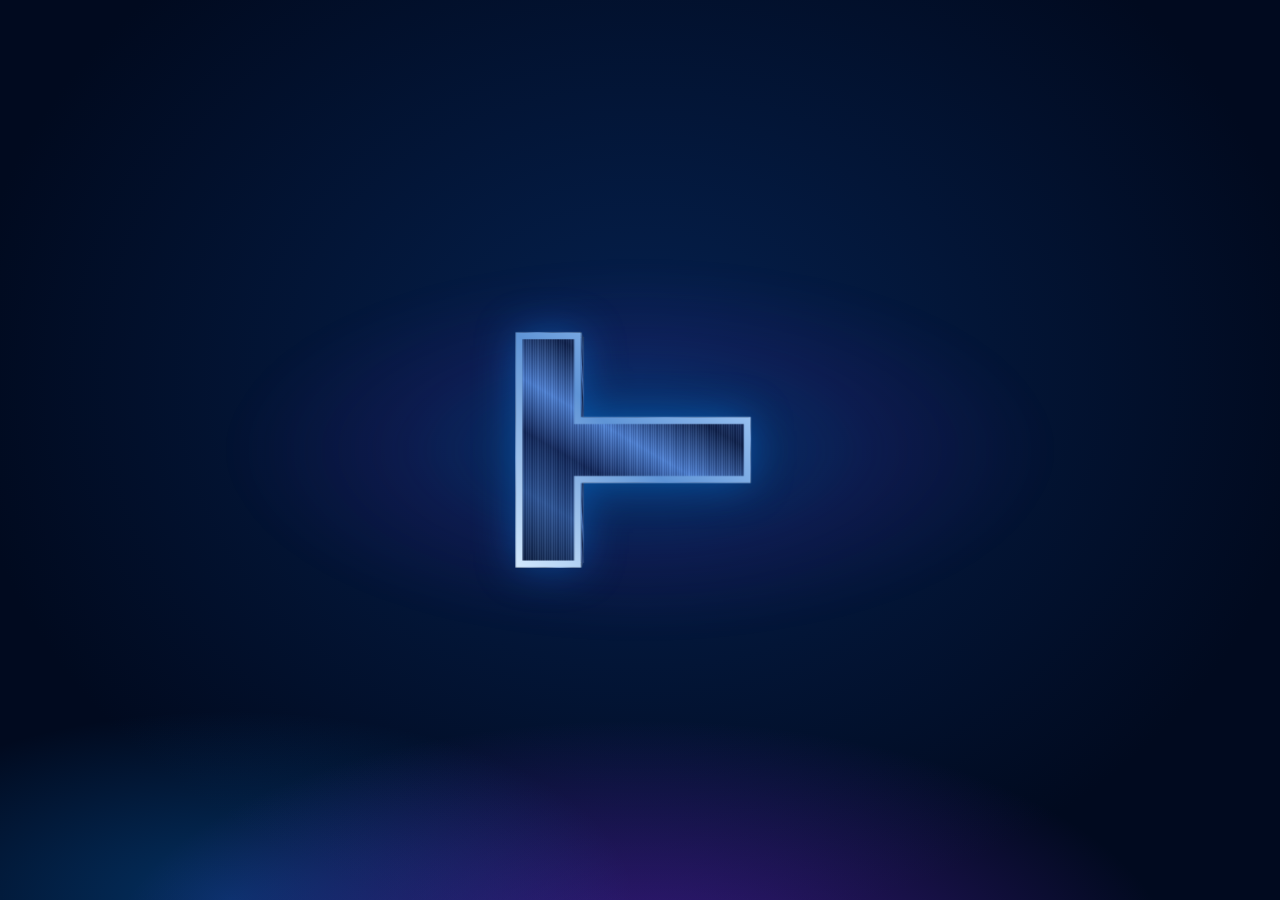
<file: index.html>
<!DOCTYPE html>
<html lang="pt">
<head>
<meta charset="utf-8">
<meta name="viewport" content="width=device-width, initial-scale=1">
<title>NTS · Nai Tnuocca Secivres</title>
<link rel="shortcut icon" href="favicon%20icon/Log%C3%B3tipo%20circular%20NAI%20azul-ciano.png">
<style>
  :root {
    --bg-center: #05214f;
    --bg-edge: #010a1f;
    --edge-light: #a9d4ff;
    --text-dim: #8fb2e6;
    --blue: #0a8dff;
    --violet: #7b2ff7;
  }

  * { box-sizing: border-box; }

  html, body {
    margin: 0;
    height: 100%;
    overflow: hidden;
    background:
      radial-gradient(ellipse 60% 40% at 50% 108%, rgba(123, 47, 247, .45), transparent 70%),
      radial-gradient(ellipse 45% 30% at 18% 100%, rgba(10, 141, 255, .30), transparent 70%),
      radial-gradient(ellipse at 50% 42%, var(--bg-center) 0%, var(--bg-edge) 75%);
    font-family: "Arial Black", "Helvetica Neue", Helvetica, Arial, sans-serif;
    font-weight: 900;
    -webkit-font-smoothing: antialiased;
  }

  .stage {
    position: absolute;
    left: 50%;
    top: 50%;
    width: 1000px;
    height: 420px;
    transform: translate(-50%, -50%);
    display: grid;
    place-items: center;
  }

  .glow {
    position: absolute;
    left: 50%;
    top: 50%;
    width: 720px;
    height: 320px;
    transform: translate(-50%, -50%);
    background: radial-gradient(closest-side, rgba(10, 141, 255, .22), rgba(123, 47, 247, .08) 60%, transparent);
    filter: blur(10px);
    pointer-events: none;
  }

  /* ---------- Linha do logótipo ---------- */
  .logo {
    position: relative;
    display: flex;
    align-items: center;
    justify-content: center;
    font-size: 280px;
    line-height: 1;
    gap: 0;
    white-space: nowrap;
    perspective: 1400px;
  }

  .word {
    display: flex;
    align-items: center;
  }

  /* ---------- Texto metálico com extrusão ---------- */
  .m {
    position: relative;
    display: inline-block;
    padding-right: .04em;
    color: #050d22;
    -webkit-text-stroke: .028em var(--edge-light);
    text-shadow:
      .012em .012em 0 #1b3d78,
      .024em .024em 0 #173368,
      .036em .036em 0 #122a58,
      .048em .048em 0 #0e2249,
      .060em .060em 0 #0a1a3a,
      .075em .095em .06em rgba(0, 4, 20, .6),
      0 0 .25em rgba(10, 141, 255, .45);
  }

  .m::after {
    content: attr(data-t);
    position: absolute;
    left: 0;
    top: 0;
    padding-right: .04em;
    color: transparent;
    -webkit-text-stroke: .028em var(--edge-light);
    -webkit-background-clip: text;
    background-clip: text;
    text-shadow: none;
  }

  /* alumínio escovado cinzento escuro + brilho que passa */
  .m::after,
  .cap.inner,
  .side {
    background:
      linear-gradient(105deg, transparent 42%, rgba(190, 225, 255, .6) 50%, transparent 58%) no-repeat,
      repeating-linear-gradient(0deg, rgba(190, 225, 255, .09) 0 1px, rgba(0, 5, 25, .16) 1px 2px),
      linear-gradient(120deg, #0b1a3a 0%, #2d5496 22%, #12275a 38%, #4f82d6 52%, #10224d 68%, #2a4b8f 84%, #0b1a3a 100%);
    background-size: 60% 100%, auto, 100% 100%;
    background-position: -150% 0, 0 0, 0 0;
    animation: glint 2.8s ease-in-out infinite;
  }
  .m::after {
    -webkit-background-clip: text;
    background-clip: text;
  }

  @keyframes glint {
    0%   { background-position: -150% 0, 0 0, 0 0; }
    60%  { background-position: 250% 0, 0 0, 0 0; }
    100% { background-position: 250% 0, 0 0, 0 0; }
  }

  /* estados iniciais (a animar por JS) */
  .head.side-n, .head.side-s { width: 0; opacity: 0; }
  .rest {
    width: 0;
    opacity: 0;
    clip-path: inset(-.4em 0 -.4em 0);
  }

  /* ---------- T em 3D ---------- */
  .tslot {
    position: relative;
    width: 200px;
    height: 200px;
    flex: none;
  }
  .tscale {
    position: absolute;
    left: 50%;
    top: 50%;
    width: 0;
    height: 0;
    transform: scale(1);
    perspective: 900px;
    opacity: 0;
    filter: drop-shadow(0 0 18px rgba(10, 141, 255, .4));
  }
  .enter, .sway, .spin {
    position: absolute;
    left: 0;
    top: 0;
    width: 0;
    height: 0;
    transform-style: preserve-3d;
  }
  .enter { transform: scale(.55); }
  .sway { animation: sway 4.5s ease-in-out infinite alternate; }
  .spin { transform: rotateZ(-90deg); }

  @keyframes sway {
    from { transform: rotateX(16deg) rotateY(-30deg); }
    to   { transform: rotateX(9deg)  rotateY(12deg); }
  }

  .cap {
    position: absolute;
    left: -100px;
    top: -100px;
    width: 200px;
    height: 200px;
    backface-visibility: hidden;
  }
  .cap.outer {
    background: linear-gradient(135deg, #d4eaff 0%, #5f94d6 50%, #b5d8ff 100%);
  }
  .side {
    position: absolute;
    border-top: 2px solid #7fb2ee;
    border-bottom: 2px solid #7fb2ee;
  }

  /* ---------- Assinatura ---------- */
  .credit {
    position: absolute;
    left: 0;
    right: 0;
    bottom: 6px;
    text-align: center;
    font-family: "Helvetica Neue", Helvetica, Arial, sans-serif;
    font-weight: 500;
    font-size: 15px;
    letter-spacing: .14em;
    color: var(--text-dim);
    opacity: 0;
  }

  #meas {
    position: absolute;
    left: -9999px;
    top: 0;
    visibility: hidden;
    font-size: 100px;
  }

  @media (prefers-reduced-motion: reduce) {
    .sway, .m::after, .cap.inner, .side { animation: none; }
  }
</style>
</head>
<body>

<div class="stage" id="stage">
  <div class="glow"></div>

  <div class="logo" id="logo">
    <span class="word" id="w1">
      <span class="m head side-n" id="h1" data-t="N">N</span><span class="m rest" id="r1" data-t="ai">ai</span>
    </span>
    <span class="word" id="w2">
      <span class="tslot" id="tslot">
        <span class="tscale" id="tscale">
          <span class="enter" id="enter"><span class="sway"><span class="spin" id="spin"></span></span></span>
        </span>
      </span><span class="m rest" id="r2" data-t="nuocca">nuocca</span>
    </span>
    <span class="word" id="w3">
      <span class="m head side-s" id="h3" data-t="S">S</span><span class="m rest" id="r3" data-t="ecivres">ecivres</span>
    </span>
  </div>

  <div class="credit" id="credit">NTS | By Ian Longo</div>
</div>

<span class="m" id="meas">x</span>

<script>
(() => {
  const $ = id => document.getElementById(id);
  const stage = $('stage'), logo = $('logo'), spin = $('spin'),
        enter = $('enter'), tscale = $('tscale'), tslot = $('tslot'),
        h1 = $('h1'), h3 = $('h3'), r1 = $('r1'), r2 = $('r2'), r3 = $('r3'),
        w1 = $('w1'), w2 = $('w2'), w3 = $('w3'), credit = $('credit'), meas = $('meas');

  /* ---------- ajustar ao ecrã ---------- */
  function fit() {
    const s = Math.min(innerWidth / 1000, innerHeight / 520, 1.15);
    stage.style.transform = `translate(-50%, -50%) scale(${s})`;
  }
  addEventListener('resize', fit);
  fit();

  /* ---------- construir o T em 3D (extrusão) ---------- */
  const D = 44; // profundidade
  const P  = [[0,0],[200,0],[200,56],[128,56],[128,200],[72,200],[72,56],[0,56]];
  const IN = [[6,6],[194,6],[194,50],[122,50],[122,194],[78,194],[78,50],[6,50]];
  const poly = a => 'polygon(' + a.map(p => p[0] + 'px ' + p[1] + 'px').join(',') + ')';

  function cap(cls, pts, z, back) {
    const e = document.createElement('span');
    e.className = 'cap ' + cls;
    e.style.clipPath = poly(pts);
    e.style.webkitClipPath = poly(pts);
    e.style.transform = back ? `rotateY(180deg) translateZ(${z}px)` : `translateZ(${z}px)`;
    spin.appendChild(e);
  }
  cap('outer', P, D / 2, false);
  cap('inner', IN, D / 2 + .6, false);
  cap('outer', P, D / 2, true);
  cap('inner', IN, D / 2 + .6, true);

  P.forEach((a, i) => {
    const b = P[(i + 1) % P.length];
    const dx = b[0] - a[0], dy = b[1] - a[1];
    const L = Math.hypot(dx, dy);
    const mx = (a[0] + b[0]) / 2 - 100, my = (a[1] + b[1]) / 2 - 100;
    const ang = Math.atan2(dy, dx) * 180 / Math.PI;
    const s = document.createElement('span');
    s.className = 'side';
    s.style.width = L + 'px';
    s.style.height = D + 'px';
    s.style.left = (-L / 2) + 'px';
    s.style.top = (-D / 2) + 'px';
    s.style.transform = `translate3d(${mx}px, ${my}px, 0) rotateZ(${ang}deg) rotateX(90deg)`;
    s.style.filter = `brightness(${(.55 + .45 * Math.abs(Math.cos((ang - 35) * Math.PI / 180))).toFixed(2)})`;
    spin.appendChild(s);
  });

  /* ---------- utilitários ---------- */
  const sleep = ms => new Promise(r => setTimeout(r, ms));
  const EASE = 'cubic-bezier(.22,.8,.2,1)';

  function anim(el, kf, dur, easing = EASE, delay = 0) {
    const a = el.animate(kf, { duration: dur, easing, delay, fill: 'both' });
    return a.finished.then(() => {
      try { a.commitStyles(); } catch (e) {}
      a.cancel();
    });
  }

  function setM(el, t) { el.textContent = t; el.dataset.t = t; }

  // largura de um texto, em "em"
  function em(text) {
    meas.textContent = text;
    return meas.getBoundingClientRect().width / 100;
  }

  /* ---------- sequência ---------- */
  async function run() {
    if (document.fonts && document.fonts.ready) await document.fonts.ready;

    const FS_BIG = 140, FS_END = 60, T_END = FS_END * 0.72;
    const wN = em('N'), wS = em('S');
    const wR1 = em('ai'), wR2 = em('nuocca'), wR3 = em('ecivres');

    /* 1. O T aparece "deitado" para a esquerda */
    await Promise.all([
      anim(tscale, [{ opacity: 0 }, { opacity: 1 }], 600, 'ease-out'),
      anim(enter, [{ transform: 'scale(.55)' }, { transform: 'scale(1)' }], 700, 'cubic-bezier(.2,.9,.25,1.15)')
    ]);
    await sleep(300);

    /* 2. Gira pelas 4 posições: esquerda → pernas para o ar → direita → normal */
    const steps = [[-90, -180], [-180, -270], [-270, -360]];
    for (const [a, b] of steps) {
      await anim(spin,
        [{ transform: `rotateZ(${a}deg)` }, { transform: `rotateZ(${b}deg)` }],
        560, 'cubic-bezier(.55,.05,.25,1.18)');
      await sleep(220);
    }
    await sleep(200);

    /* 3. T encolhe e surgem o N e o S: NTS */
    const dB = 800;
    await Promise.all([
      anim(logo, [{ fontSize: '280px' }, { fontSize: FS_BIG + 'px' }], dB),
      anim(tslot, [{ width: '200px', height: '200px' }, { width: '100px', height: '100px' }], dB),
      anim(tscale, [{ transform: 'scale(1)' }, { transform: 'scale(.5)' }], dB),
      anim(h1, [
        { width: '0px', opacity: 0, transform: 'translateX(60px)' },
        { width: (wN * FS_BIG) + 'px', opacity: 1, transform: 'translateX(0px)' }
      ], dB),
      anim(h3, [
        { width: '0px', opacity: 0, transform: 'translateX(-60px)' },
        { width: (wS * FS_BIG) + 'px', opacity: 1, transform: 'translateX(0px)' }
      ], dB)
    ]);
    await sleep(500);

    /* 4. NTS expande e dá espaço a "Nai Tnuocca Secivres" */
    const dC = 1000;
    const grow = (r, w, delay) => anim(r,
      [{ width: '0px', opacity: 0 }, { width: (w * FS_END) + 'px', opacity: 1 }],
      dC - 150, EASE, delay);
    await Promise.all([
      anim(logo, [{ fontSize: FS_BIG + 'px', gap: '0px' }, { fontSize: FS_END + 'px', gap: '30px' }], dC),
      anim(tslot, [{ width: '100px', height: '100px' }, { width: T_END * 1.15 + 'px', height: T_END * 1.15 + 'px' }], dC),
      anim(tscale, [{ transform: 'scale(.5)' }, { transform: `scale(${(T_END * 1.15 / 200).toFixed(4)})` }], dC),
      anim(h1, [{ width: (wN * FS_BIG) + 'px' }, { width: (wN * FS_END) + 'px' }], dC),
      anim(h3, [{ width: (wS * FS_BIG) + 'px' }, { width: (wS * FS_END) + 'px' }], dC),
      grow(r1, wR1, 150), grow(r2, wR2, 0), grow(r3, wR3, 300)
    ]);
    [r1, r2, r3].forEach(r => { r.style.clipPath = 'none'; });
    await sleep(600);

    /* 5. As palavras viram e ficam: Services account Ian */
    const flipOut = w => anim(w, [{ transform: 'rotateY(0deg)' }, { transform: 'rotateY(90deg)' }], 340, 'ease-in');
    const flipIn  = w => anim(w, [{ transform: 'rotateY(-90deg)' }, { transform: 'rotateY(0deg)' }], 340, 'ease-out');
    await Promise.all([w1, w2, w3].map(flipOut));

    // troca de conteúdo enquanto as palavras estão de lado
    setM(h1, 'I');       h1.style.width = (em('I') * FS_END) + 'px';
    setM(r1, 'an');      r1.style.width = (em('an') * FS_END) + 'px';
    tslot.style.display = 'none';
    setM(r2, 'Account'); r2.style.width = (em('Account') * FS_END) + 'px';
    setM(h3, 'S');       h3.style.width = (em('S') * FS_END) + 'px';
    setM(r3, 'ervices'); r3.style.width = (em('ervices') * FS_END) + 'px';

    await Promise.all([w1, w2, w3].map(flipIn));

    /* 6. Assinatura */
    await anim(credit, [{ opacity: 0, transform: 'translateY(8px)' }, { opacity: 1, transform: 'translateY(0)' }], 700, 'ease-out');

    /* 7. Passa para a página de autenticação, mantendo parâmetros SSO */
    await sleep(900);
    await anim(stage, [{ opacity: 1 }, { opacity: 0 }], 350, 'ease-in');
    // Preserva ?redirect_to= e outros params SSO caso venham do sso-client.js
    location.replace('auth.html' + window.location.search);
  }

  run();
})();
</script>
</body>
</html>
</file>
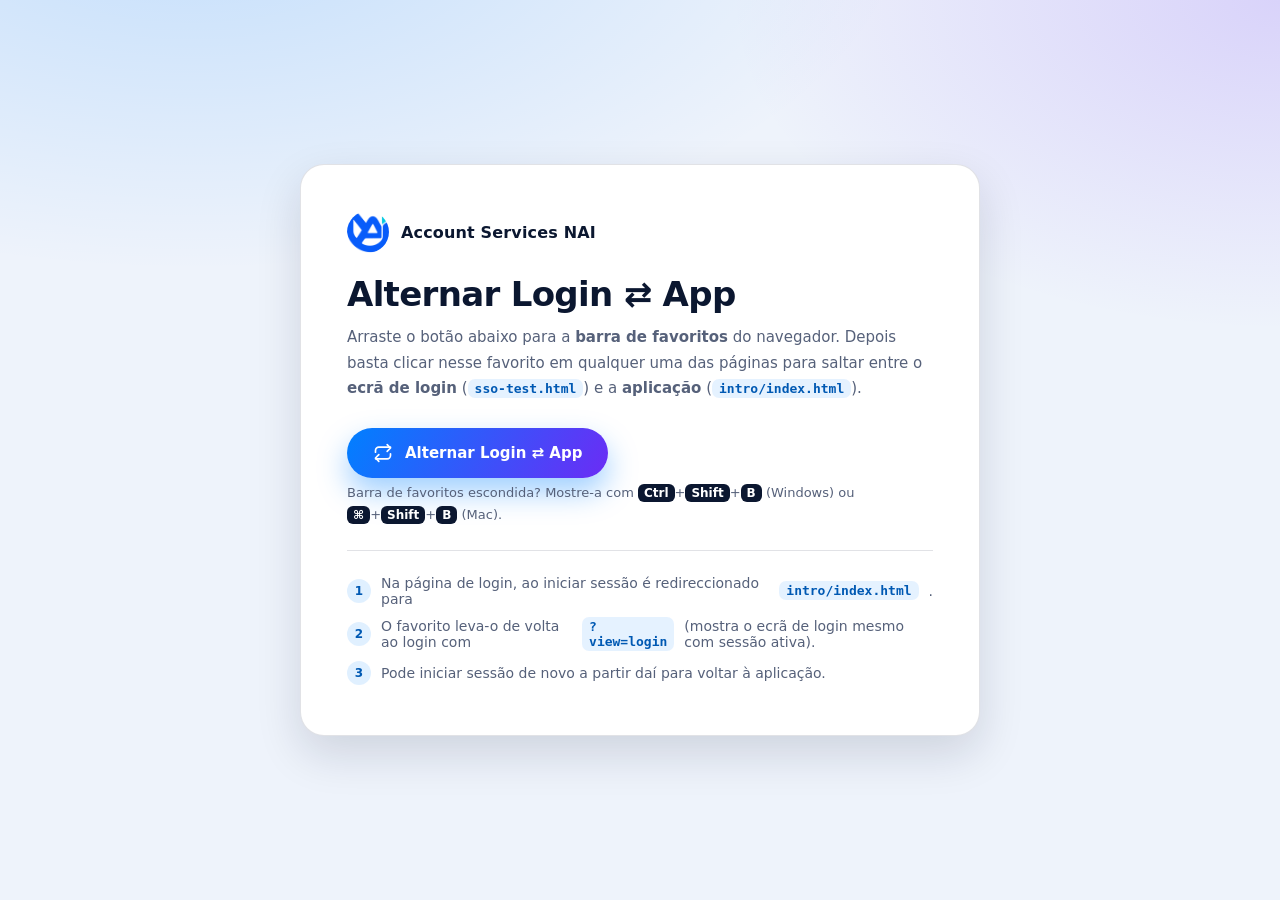
<file: bookmarklet.html>
<!DOCTYPE html>
<html lang="pt">
<head>
  <meta charset="utf-8">
  <meta name="viewport" content="width=device-width, initial-scale=1">
  <title>Alternar Login ⇄ App · Account Services NAI</title>
  <link rel="shortcut icon" href="favicon%20icon/Log%C3%B3tipo%20circular%20NAI%20azul-ciano.png">
  <style>
    :root {
      --brand: #0080ff; --violet: #6b2cf5; --cyan: #16bcd4;
      --bg: #eef3fb; --surface: #ffffff; --text: #0b1730; --muted: #56617a;
      --line: rgba(11,23,48,.12);
      --gradient: linear-gradient(120deg, #0080ff, #6b2cf5);
      --shadow: 0 18px 45px rgba(11,23,48,.14);
      --font: 'Plus Jakarta Sans', system-ui, -apple-system, 'Segoe UI', Roboto, sans-serif;
    }
    * { box-sizing: border-box; }
    body {
      margin: 0; min-height: 100vh; display: grid; place-items: center; padding: 32px 18px;
      font-family: var(--font); color: var(--text); background: radial-gradient(1200px 600px at 15% -10%, rgba(0,128,255,.18), transparent 60%), radial-gradient(1000px 600px at 100% 0%, rgba(107,44,245,.16), transparent 55%), var(--bg);
    }
    .card {
      width: min(680px, 100%); background: var(--surface); border: 1px solid var(--line);
      border-radius: 24px; padding: clamp(26px, 5vw, 46px); box-shadow: var(--shadow);
    }
    .brand { display: flex; align-items: center; gap: 12px; margin-bottom: 22px; }
    .brand img { width: 42px; height: 42px; border-radius: 50%; }
    .brand b { font-size: 16px; letter-spacing: .01em; }
    h1 { font-size: clamp(24px, 4vw, 34px); line-height: 1.12; margin: 0 0 12px; letter-spacing: -.02em; }
    p { color: var(--muted); line-height: 1.7; font-size: 15px; margin: 0 0 16px; }
    code { background: rgba(0,128,255,.10); color: #0059b3; padding: 2px 7px; border-radius: 7px; font-size: 13px; font-weight: 700; }
    .bm {
      display: inline-flex; align-items: center; gap: 12px; margin: 10px 0 4px;
      padding: 15px 26px; border-radius: 999px; text-decoration: none; cursor: grab;
      background: var(--gradient); color: #fff; font-weight: 800; font-size: 15px;
      box-shadow: 0 14px 30px rgba(0,128,255,.38);
      transition: transform .18s ease, box-shadow .18s ease;
      user-select: none;
    }
    .bm:hover { transform: translateY(-2px); box-shadow: 0 20px 40px rgba(107,44,245,.42); }
    .bm:active { cursor: grabbing; }
    .bm svg { width: 20px; height: 20px; }
    .hint { font-size: 13px; }
    kbd {
      font-family: inherit; font-size: 12px; font-weight: 700; background: #0b1730; color: #fff;
      border-radius: 6px; padding: 2px 6px;
    }
    .flow { display: grid; gap: 10px; margin: 22px 0 4px; }
    .flow div { display: flex; align-items: center; gap: 10px; font-size: 14px; color: var(--muted); }
    .dot { flex: 0 0 auto; width: 24px; height: 24px; border-radius: 50%; display: grid; place-items: center; background: rgba(0,128,255,.12); color: #0059b3; font-size: 12px; font-weight: 800; }
    hr { border: 0; border-top: 1px solid var(--line); margin: 24px 0; }
  </style>
</head>
<body>
  <main class="card">
    <div class="brand">
      <img src="favicon%20icon/Log%C3%B3tipo%20circular%20NAI%20azul-ciano.png" alt="NAI">
      <b>Account Services NAI</b>
    </div>

    <h1>Alternar Login ⇄ App</h1>
    <p>Arraste o botão abaixo para a <strong>barra de favoritos</strong> do navegador. Depois basta clicar nesse favorito em qualquer uma das páginas para saltar entre o <strong>ecrã de login</strong> (<code>sso-test.html</code>) e a <strong>aplicação</strong> (<code>intro/index.html</code>).</p>

    <a class="bm" href="javascript:(function(){try{var p=location.pathname;var to=/\/intro\//.test(p)?'../sso-test.html?view=login':'intro/index.html';location.href=new URL(to,location.href).href;}catch(e){alert('Nao foi possivel alternar: '+e);}})()">
      <svg viewBox="0 0 24 24" fill="none" stroke="currentColor" stroke-width="2" stroke-linecap="round" stroke-linejoin="round"><path d="M17 2l4 4-4 4"/><path d="M3 11V9a4 4 0 0 1 4-4h14"/><path d="M7 22l-4-4 4-4"/><path d="M21 13v2a4 4 0 0 1-4 4H3"/></svg>
      Alternar Login ⇄ App
    </a>

    <p class="hint">Barra de favoritos escondida? Mostre-a com <kbd>Ctrl</kbd>+<kbd>Shift</kbd>+<kbd>B</kbd> (Windows) ou <kbd>⌘</kbd>+<kbd>Shift</kbd>+<kbd>B</kbd> (Mac).</p>

    <hr>

    <div class="flow">
      <div><span class="dot">1</span> Na página de login, ao iniciar sessão é redireccionado para <code>intro/index.html</code>.</div>
      <div><span class="dot">2</span> O favorito leva-o de volta ao login com <code>?view=login</code> (mostra o ecrã de login mesmo com sessão ativa).</div>
      <div><span class="dot">3</span> Pode iniciar sessão de novo a partir daí para voltar à aplicação.</div>
    </div>
  </main>
</body>
</html>
</file>
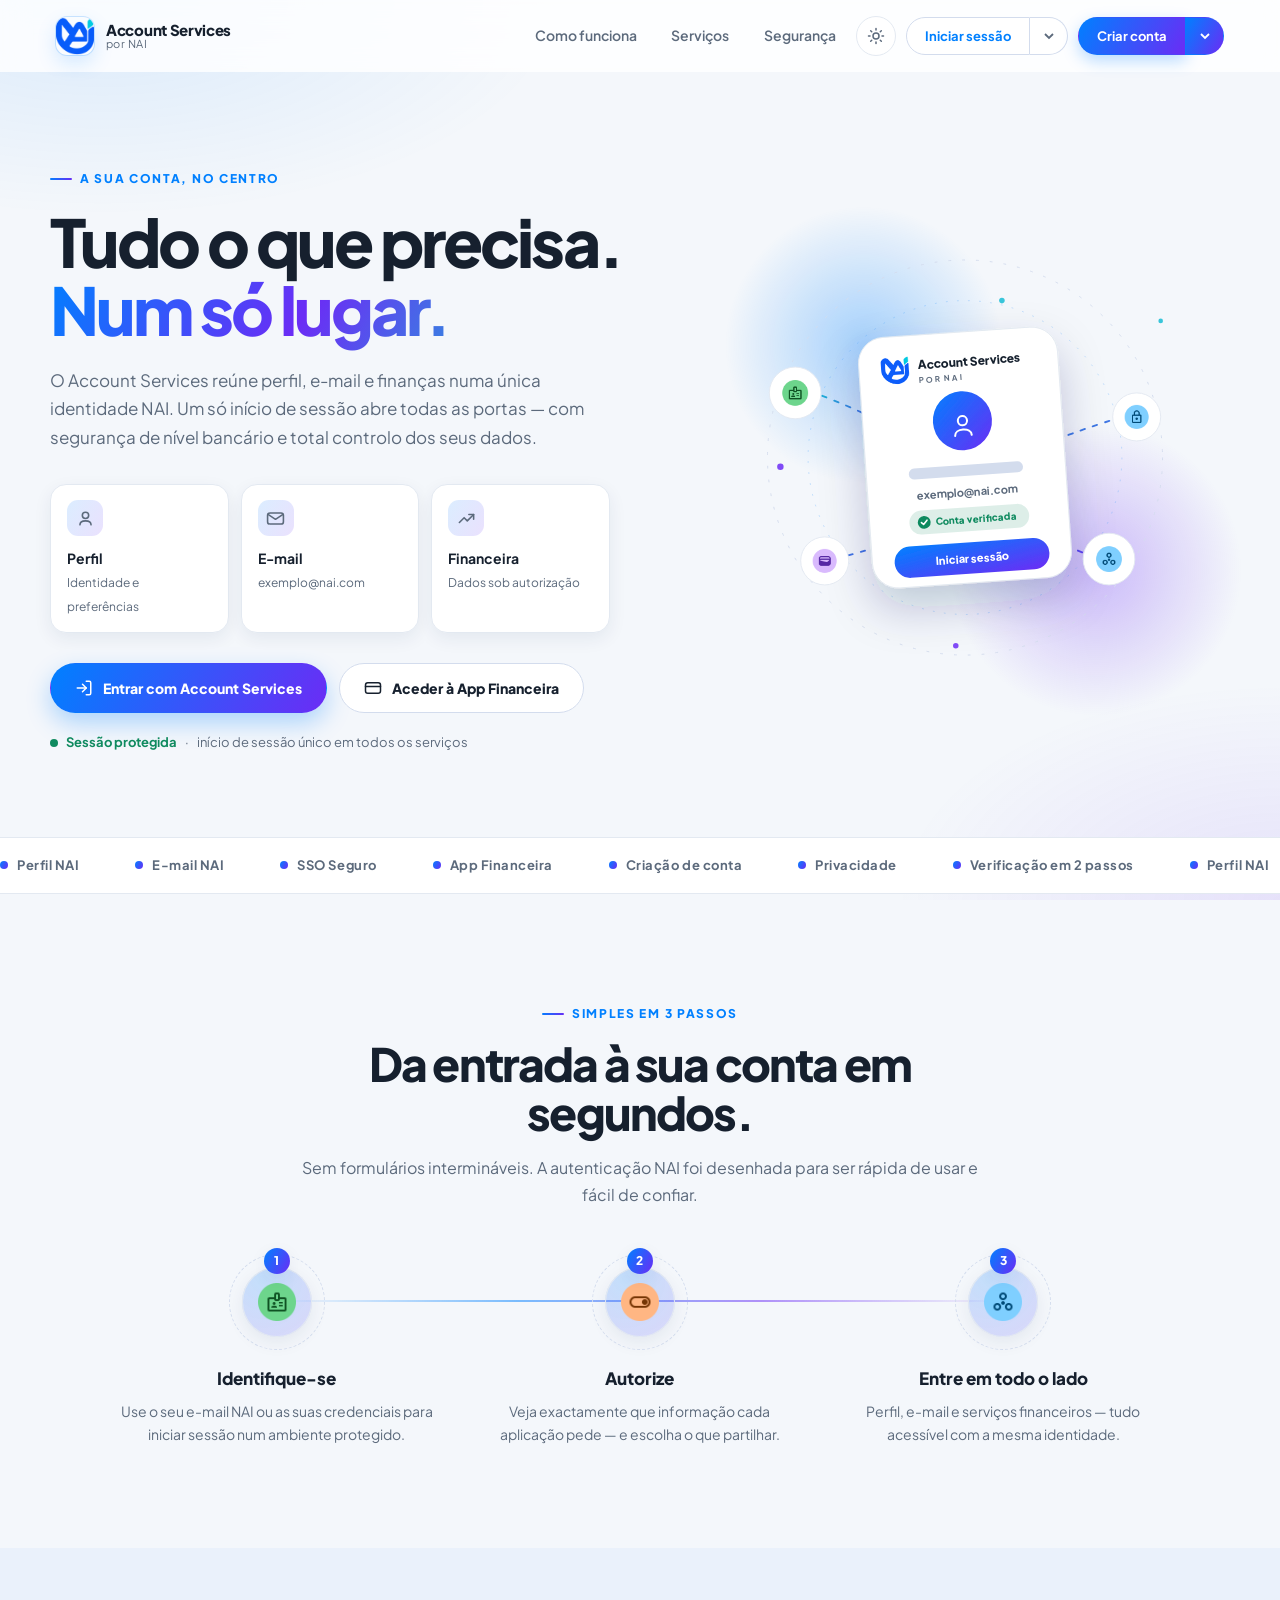
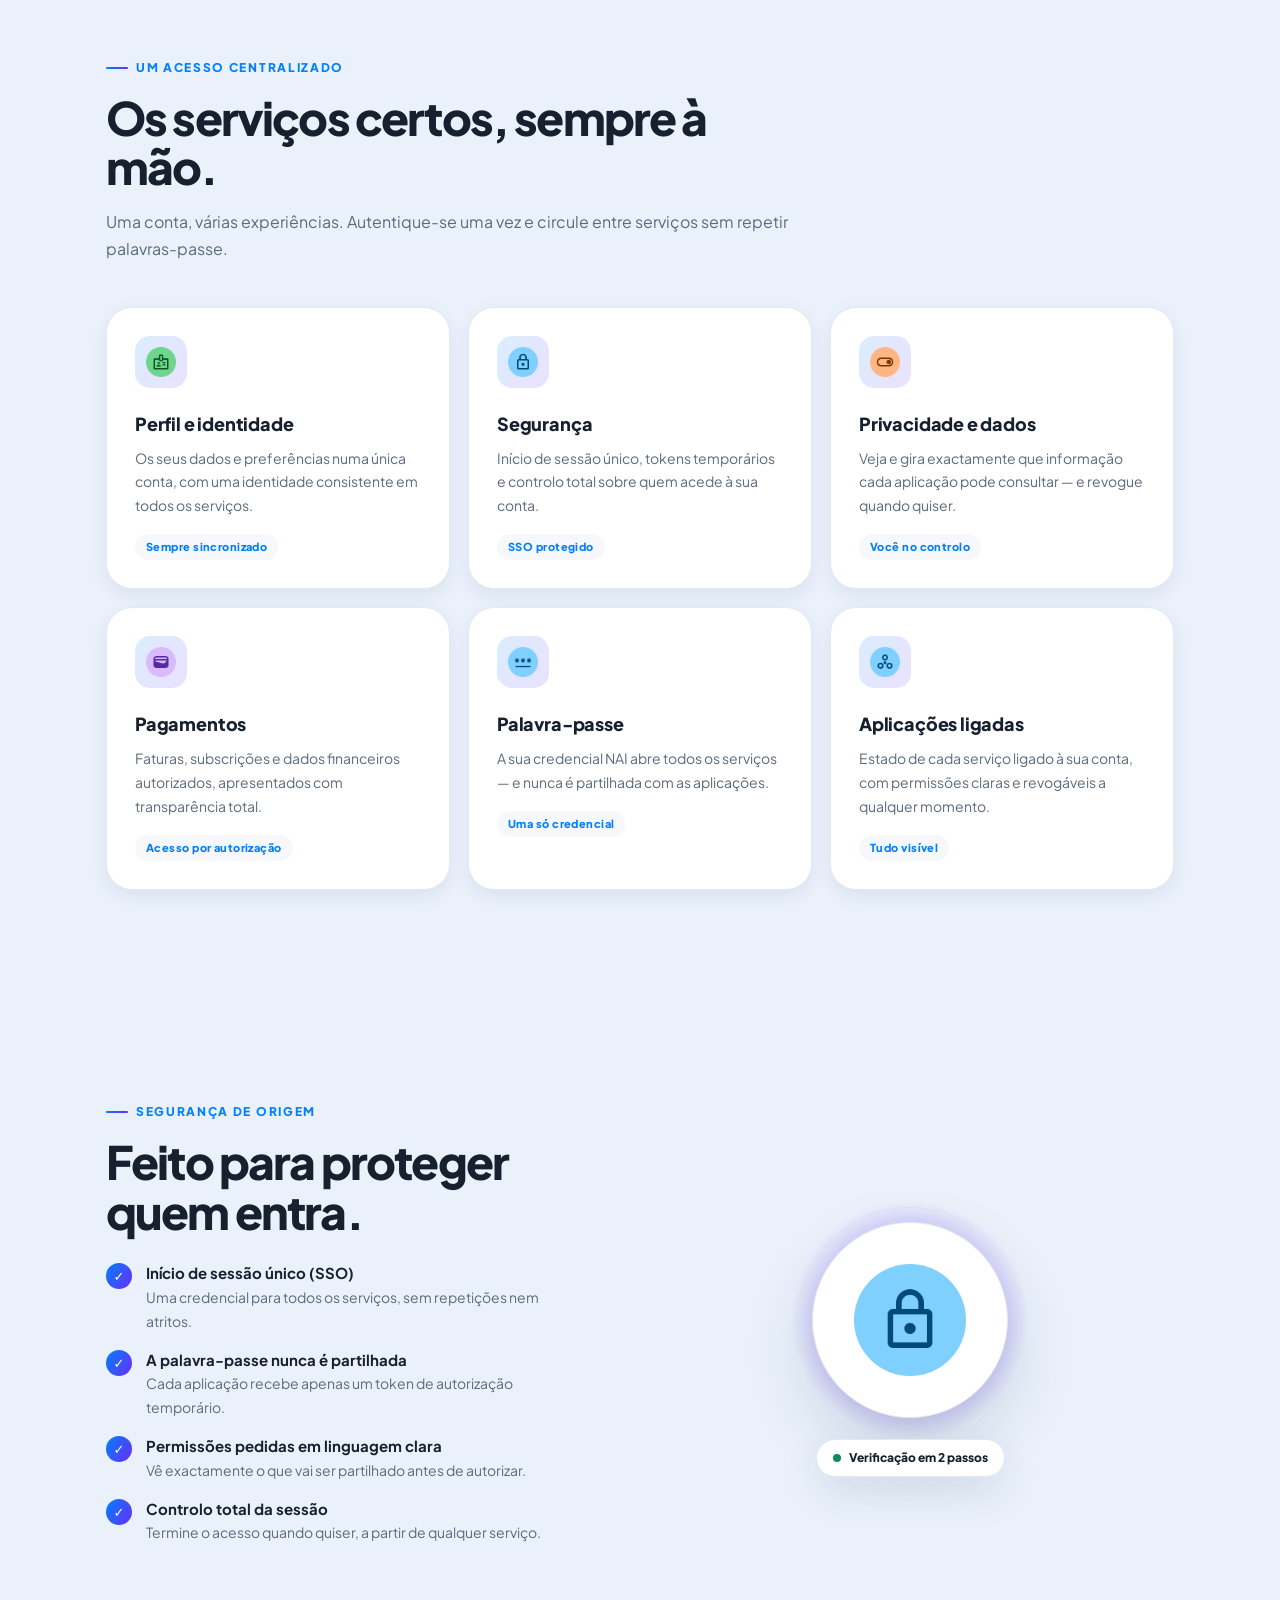
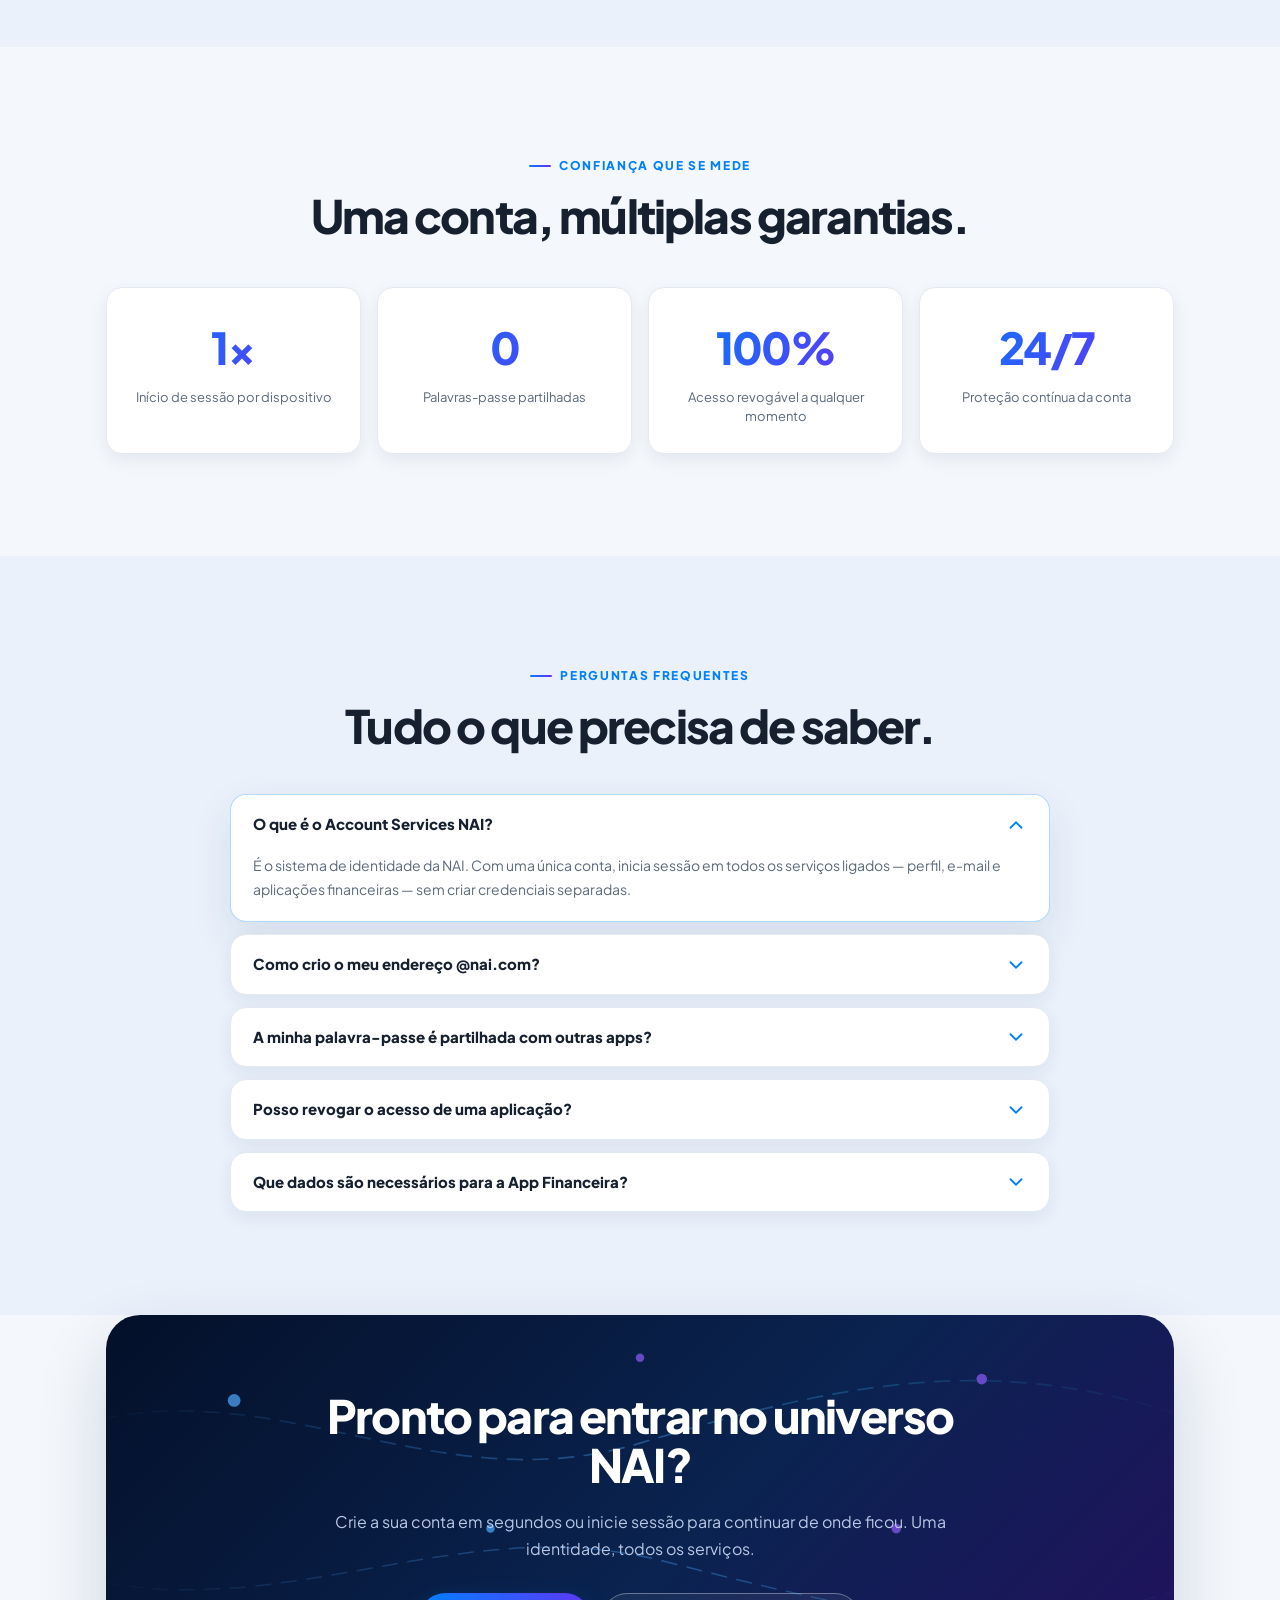
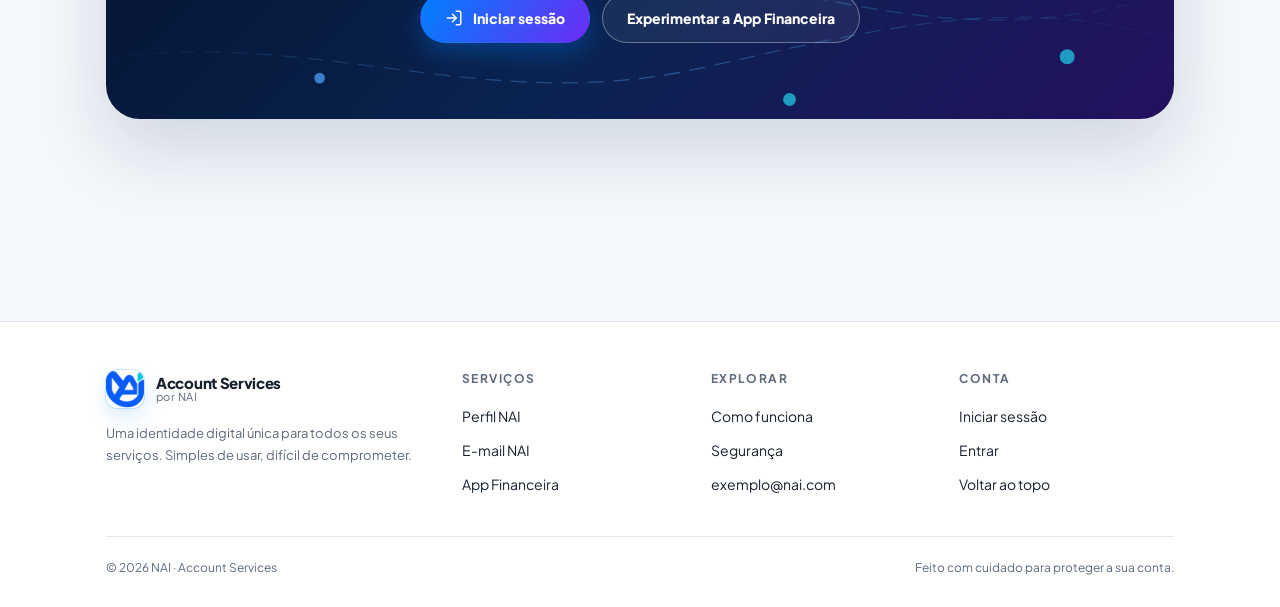
<file: sso-test.html>
<!DOCTYPE html>
<html lang="pt">
<head>
  <meta charset="UTF-8">
  <meta name="viewport" content="width=device-width, initial-scale=1.0">
  <meta name="description" content="Account Services NAI — inicie sessão, crie a sua conta e receba o seu e-mail oficial @nai.com. Simples, seguro e centralizado.">
  <meta name="theme-color" content="#0080ff">
  <title>Account Services — NAI</title>
  <link rel="shortcut icon" href="favicon%20icon/Log%C3%B3tipo%20circular%20NAI%20azul-ciano.png">
  <link rel="preconnect" href="https://fonts.googleapis.com">
  <link rel="preconnect" href="https://fonts.gstatic.com" crossorigin>
  <link href="https://fonts.googleapis.com/css2?family=Plus+Jakarta+Sans:wght@400;500;600;700;800;900&display=swap" rel="stylesheet">

  <!-- Tema aplicado antes do paint para evitar "flash" -->
  <script>
    (function () {
      try {
        var saved = localStorage.getItem('as_theme');
        var theme = saved || (window.matchMedia('(prefers-color-scheme: dark)').matches ? 'dark' : 'light');
        document.documentElement.setAttribute('data-theme', theme);
      } catch (e) {
        document.documentElement.setAttribute('data-theme', 'light');
      }
    })();
  </script>

  <!-- Detecção imediata de file:// -->
  <script>
    window.__ssoFileMode = window.location.protocol === 'file:';
    if (window.__ssoFileMode) {
      document.addEventListener('DOMContentLoaded', function() {
        document.body.innerHTML = `
          <div style="font-family:'Plus Jakarta Sans',system-ui,sans-serif;background:radial-gradient(circle at 30% 10%, rgba(0,128,255,.18), transparent 55%), #050b1a;color:#e2e8f0;min-height:100vh;display:flex;align-items:center;justify-content:center;padding:24px;">
            <div style="max-width:520px;text-align:center;">
              <div style="font-size:56px;margin-bottom:20px;">⚠️</div>
              <h1 style="font-size:24px;font-weight:800;margin-bottom:12px;color:#f87171;">Não funciona com <code style="background:#101a2e;padding:2px 8px;border-radius:6px;font-size:20px;">file://</code></h1>
              <p style="color:#94a3b8;line-height:1.7;margin-bottom:28px;">
                O browser bloqueia redireccionamentos de <strong style="color:#e2e8f0;">https://</strong> para <strong style="color:#e2e8f0;">file://</strong> por razões de segurança.<br><br>
                Precisas de servir esta página por <strong style="color:#8fb4ff;">HTTP</strong>, mesmo que seja localmente.
              </p>
              <div style="background:#0d1626;border:1px solid #1e2c46;border-radius:14px;padding:24px;text-align:left;margin-bottom:24px;">
                <p style="font-size:12px;text-transform:uppercase;letter-spacing:.08em;color:#64748b;margin-bottom:14px;">✅ Opção 1 — Servidor local (Python)</p>
                <code style="display:block;background:#050b1a;border:1px solid #1e2c46;border-radius:8px;padding:12px 16px;color:#4ade80;font-size:14px;">python -m http.server 8080</code>
                <p style="color:#64748b;font-size:12px;margin-top:10px;">Depois abre: <a href="http://localhost:8080/sso-test.html" style="color:#8fb4ff;">http://localhost:8080/sso-test.html</a></p>
              </div>
              <div style="background:#0d1626;border:1px solid #1e2c46;border-radius:14px;padding:24px;text-align:left;">
                <p style="font-size:12px;text-transform:uppercase;letter-spacing:.08em;color:#64748b;margin-bottom:14px;">🚀 Opção 2 — GitHub Pages (produção)</p>
                <code style="display:block;background:#050b1a;border:1px solid #1e2c46;border-radius:8px;padding:12px 16px;color:#60a5fa;font-size:13px;">https://devilwolfpt.github.io/Account-Services/sso-test.html</code>
              </div>
            </div>
          </div>`;
      });
    }
  </script>

  <style>
    /* =====================================================================
       TOKENS & TEMA
       ===================================================================== */
    :root {
      --font: 'Plus Jakarta Sans', system-ui, -apple-system, 'Segoe UI', Roboto, sans-serif;

      --brand: #0080ff;
      --brand-strong: #0068d6;
      --violet: #6b2cf5;
      --cyan: #16bcd4;
      --gradient: linear-gradient(120deg, #0080ff 0%, #6b2cf5 100%);
      --gradient-cyan: linear-gradient(120deg, #16bcd4 0%, #0080ff 100%);
      --gradient-soft: linear-gradient(120deg, rgba(0,128,255,.14), rgba(107,44,245,.14));

      --bg: #f4f7fb;
      --bg-tint: #eaf1fb;
      --surface: #ffffff;
      --surface-2: #f6f8fc;
      --text: #16202e;
      --muted: #5c6a7c;
      --line: #e3e9f1;
      --line-strong: #d3dced;
      --success: #0f8a5f;
      --danger: #c62b3d;
      --on-brand: #ffffff;

      --shadow-sm: 0 6px 18px rgba(21, 46, 84, .07);
      --shadow-md: 0 16px 40px rgba(21, 46, 84, .10);
      --shadow-lg: 0 30px 70px rgba(21, 46, 84, .16);
      --ring: 0 0 0 3px rgba(0, 128, 255, .30);

      --radius: 16px;
      --radius-sm: 10px;
      --radius-lg: 26px;
      --maxw: 1180px;
    }

    [data-theme="dark"] {
      --bg: #070c17;
      --bg-tint: #0b1220;
      --surface: #0f1727;
      --surface-2: #0b1322;
      --text: #e9eff9;
      --muted: #93a4bb;
      --line: #1e2a40;
      --line-strong: #2a3a55;
      --success: #34d399;
      --danger: #f87171;
      --shadow-sm: 0 6px 18px rgba(0, 0, 0, .35);
      --shadow-md: 0 16px 40px rgba(0, 0, 0, .45);
      --shadow-lg: 0 30px 70px rgba(0, 0, 0, .55);
      --ring: 0 0 0 3px rgba(0, 160, 255, .40);
    }

    /* =====================================================================
       BASE
       ===================================================================== */
    *, *::before, *::after { box-sizing: border-box; margin: 0; padding: 0; }

    html {
      scroll-behavior: smooth;
      scroll-padding-top: 96px;
      -webkit-text-size-adjust: 100%;
    }

    body {
      min-height: 100vh;
      color: var(--text);
      background: var(--bg);
      font-family: var(--font);
      line-height: 1.5;
      -webkit-font-smoothing: antialiased;
      overflow-x: hidden;
      transition: background .35s ease, color .35s ease;
    }

    body::before {
      content: '';
      position: fixed;
      inset: 0;
      pointer-events: none;
      z-index: 0;
      background:
        radial-gradient(60% 40% at 8% 0%, rgba(0,128,255,.10), transparent 60%),
        radial-gradient(50% 40% at 100% 100%, rgba(107,44,245,.10), transparent 60%);
    }

    img { max-width: 100%; display: block; }
    a { color: inherit; }
    button { font-family: inherit; }

    button:focus-visible, a:focus-visible, summary:focus-visible {
      outline: none;
      box-shadow: var(--ring);
      border-radius: 6px;
    }

    .sr-only {
      position: absolute; width: 1px; height: 1px;
      padding: 0; margin: -1px; overflow: hidden;
      clip: rect(0,0,0,0); white-space: nowrap; border: 0;
    }

    /* =====================================================================
       ANIMAÇÕES
       ===================================================================== */
    @keyframes spin { to { transform: rotate(360deg); } }
    @keyframes spin-rev { to { transform: rotate(-360deg); } }
    @keyframes floaty { 0%,100% { transform: translateY(0); } 50% { transform: translateY(-12px); } }
    @keyframes floaty-s { 0%,100% { transform: translateY(0); } 50% { transform: translateY(-6px); } }
    @keyframes pulse-dot { 0% { box-shadow: 0 0 0 0 rgba(15,138,95,.45); } 70% { box-shadow: 0 0 0 10px rgba(15,138,95,0); } 100% { box-shadow: 0 0 0 0 rgba(15,138,95,0); } }
    @keyframes dash { to { stroke-dashoffset: -1000; } }
    @keyframes dash-draw { from { stroke-dashoffset: var(--len, 400); } to { stroke-dashoffset: 0; } }
    @keyframes node-glow { 0%,100% { opacity: .35; transform: scale(.85); } 50% { opacity: 1; transform: scale(1.15); } }
    @keyframes shimmer { 0% { background-position: -150% 0; } 100% { background-position: 250% 0; } }
    @keyframes blob { 0%,100% { transform: translate(0,0) scale(1); } 33% { transform: translate(14px,-18px) scale(1.06); } 66% { transform: translate(-12px,10px) scale(.96); } }
    @keyframes fly { 0% { transform: translate(0,0) rotate(0deg); opacity: 0; } 15% { opacity: 1; } 100% { transform: translate(120px,-70px) rotate(8deg); opacity: 0; } }
    @keyframes rise { from { opacity: 0; transform: translateY(14px); } to { opacity: 1; transform: none; } }
    @keyframes bob { 0%,100% { transform: translateY(0); } 50% { transform: translateY(-8px); } }
    @keyframes marquee { from { transform: translateX(0); } to { transform: translateX(-50%); } }
    @keyframes gradient-pan { 0% { background-position: 0% 50%; } 100% { background-position: 200% 50%; } }

    .reveal {
      opacity: 0;
      transform: translateY(24px);
      transition: opacity .75s cubic-bezier(.22,.8,.2,1), transform .75s cubic-bezier(.22,.8,.2,1);
    }
    .reveal.in { opacity: 1; transform: none; }

    @media (prefers-reduced-motion: reduce) {
      html { scroll-behavior: auto; }
      .reveal { opacity: 1; transform: none; transition: none; }
      * { animation-duration: .001ms !important; animation-iteration-count: 1 !important; }
    }

    /* =====================================================================
       UTILITÁRIOS
       ===================================================================== */
    .container { width: 100%; max-width: var(--maxw); margin: 0 auto; padding: 0 clamp(20px, 5vw, 56px); }

    .eyebrow {
      display: inline-flex; align-items: center; gap: 8px;
      color: var(--brand);
      font-size: 12px; font-weight: 800;
      letter-spacing: .14em; text-transform: uppercase;
    }
    .eyebrow::before { content: ''; width: 22px; height: 2px; border-radius: 2px; background: var(--gradient); }

    .grad-text {
      background: linear-gradient(120deg, #0080ff, #6b2cf5, #16bcd4, #0080ff);
      background-size: 200% auto;
      -webkit-background-clip: text; background-clip: text;
      color: transparent;
      animation: gradient-pan 6s linear infinite;
    }

    section.block { position: relative; z-index: 1; padding: clamp(56px, 8vw, 108px) 0; }
    .block.tinted { background: var(--bg-tint); }
    .block h2 {
      margin-top: 16px; max-width: 22ch;
      font-size: clamp(28px, 3.7vw, 46px);
      line-height: 1.08; font-weight: 900; letter-spacing: -.04em;
    }
    .block-intro { max-width: 58ch; margin-top: 16px; color: var(--muted); font-size: 16px; line-height: 1.7; }
    .center { text-align: center; margin-left: auto; margin-right: auto; }
    .center h2, .center .block-intro { margin-left: auto; margin-right: auto; }
    .center h2 { max-width: 24ch; }

    /* Botões */
    .btn {
      display: inline-flex; align-items: center; justify-content: center; gap: 10px;
      min-height: 50px; padding: 13px 24px;
      border-radius: 999px; border: 1px solid transparent;
      font-size: 14px; font-weight: 800; cursor: pointer; text-decoration: none;
      transition: transform .2s ease, box-shadow .2s ease, background .2s ease, border-color .2s ease, color .2s ease;
    }
    .btn svg { width: 18px; height: 18px; }
    .btn-primary { color: var(--on-brand); background: var(--gradient); box-shadow: 0 10px 24px rgba(0,128,255,.30); }
    .btn-primary:hover { transform: translateY(-2px); box-shadow: 0 16px 34px rgba(107,44,245,.36); }
    .btn-ghost { color: var(--text); background: var(--surface); border-color: var(--line-strong); }
    .btn-ghost:hover { transform: translateY(-2px); border-color: var(--brand); color: var(--brand); box-shadow: var(--shadow-sm); }
    .btn-white { color: #06142b; background: #fff; box-shadow: 0 12px 30px rgba(2,10,25,.30); }
    .btn-white:hover { transform: translateY(-2px); }
    .btn-outline-light { color: #fff; background: rgba(255,255,255,.06); border-color: rgba(255,255,255,.35); }
    .btn-outline-light:hover { background: rgba(255,255,255,.14); transform: translateY(-2px); }

    /* =====================================================================
       NAV
       ===================================================================== */
    .site-nav {
      position: sticky; top: 0; z-index: 60;
      display: flex; align-items: center; gap: 18px;
      min-height: 72px;
      padding: 0 clamp(18px, 5vw, 56px);
      background: rgba(255,255,255,.82);
      border-bottom: 1px solid transparent;
      backdrop-filter: blur(14px); -webkit-backdrop-filter: blur(14px);
      transition: box-shadow .3s ease, border-color .3s ease, background .35s ease;
    }
    [data-theme="dark"] .site-nav { background: rgba(15,23,39,.82); }
    .site-nav.scrolled { border-bottom-color: var(--line); box-shadow: var(--shadow-sm); }

    .brand-lockup { display: flex; align-items: center; gap: 12px; text-decoration: none; flex-shrink: 0; }
    .brand-lockup img {
      width: 38px; height: 38px; border-radius: 11px; object-fit: cover;
      box-shadow: 0 0 0 1px rgba(0,128,255,.18), 0 8px 20px rgba(0,128,255,.16);
    }
    .brand-text { display: flex; flex-direction: column; line-height: 1.15; }
    .brand-name { font-size: 15px; font-weight: 800; letter-spacing: -.02em; }
    .brand-caption { font-size: 11px; color: var(--muted); letter-spacing: .04em; }

    .nav-menu { display: flex; align-items: center; gap: 18px; margin-left: auto; }
    .nav-links { display: flex; align-items: center; gap: clamp(16px, 2.4vw, 32px); }
    .nav-links a {
      position: relative; color: var(--muted); font-size: 14px; font-weight: 600;
      text-decoration: none; padding: 6px 2px; transition: color .2s ease;
    }
    .nav-links a::after {
      content: ''; position: absolute; left: 0; right: 0; bottom: -2px; height: 2px;
      border-radius: 2px; background: var(--gradient);
      transform: scaleX(0); transform-origin: left; transition: transform .25s ease;
    }
    .nav-links a:hover { color: var(--text); }
    .nav-links a:hover::after { transform: scaleX(1); }

    .nav-actions { display: flex; align-items: center; gap: 10px; }
    .icon-btn {
      display: grid; place-items: center; width: 40px; height: 40px;
      border: 1px solid var(--line); border-radius: 50%; background: var(--surface);
      color: var(--muted); cursor: pointer;
      transition: color .2s ease, border-color .2s ease, background .2s ease, transform .2s ease;
    }
    .icon-btn:hover { color: var(--brand); border-color: var(--brand); transform: translateY(-1px); }
    .icon-btn svg { width: 18px; height: 18px; }
    .icon-btn .moon { display: none; }
    [data-theme="dark"] .icon-btn .sun { display: none; }
    [data-theme="dark"] .icon-btn .moon { display: block; }

    .nav-toggle {
      display: none; width: 42px; height: 42px;
      border: 1px solid var(--line); border-radius: 12px; background: var(--surface);
      color: var(--text); cursor: pointer;
    }
    .nav-toggle svg { width: 20px; height: 20px; margin: 0 auto; }

    .split-menu { position: relative; display: flex; }
    .split-main, .split-arrow {
      border: 1px solid var(--line-strong); background: var(--surface); color: var(--brand);
      cursor: pointer; font-size: 13px; font-weight: 700;
      transition: background .2s ease, color .2s ease, border-color .2s ease, box-shadow .2s ease;
    }
    .split-main { padding: 10px 18px; border-radius: 999px 0 0 999px; }
    .split-arrow {
      display: grid; place-items: center; width: 38px; padding: 0;
      border-left: 0; border-radius: 0 999px 999px 0; color: var(--muted);
    }
    .split-main:hover { background: var(--surface-2); color: var(--brand-strong); }
    .split-arrow:hover { background: var(--surface-2); color: var(--brand); }
    .split-menu.open .split-arrow { background: var(--surface-2); color: var(--brand); }
    .split-arrow svg { transition: transform .25s ease; }
    .split-menu.open .split-arrow svg { transform: rotate(180deg); }

    .split-menu.create-menu .split-main {
      color: var(--on-brand); background: var(--gradient);
      border-color: transparent; box-shadow: 0 6px 16px rgba(0,128,255,.28);
    }
    .split-menu.create-menu .split-arrow { color: var(--on-brand); background: var(--gradient); border-color: transparent; }
    .split-menu.create-menu .split-main:hover, .split-menu.create-menu .split-arrow:hover { filter: brightness(1.06); }

    .split-options {
      position: absolute; top: calc(100% + 12px); right: 0; z-index: 80;
      min-width: 252px; padding: 8px;
      border: 1px solid var(--line); border-radius: 14px; background: var(--surface);
      box-shadow: var(--shadow-md);
      opacity: 0; visibility: hidden; transform: translateY(-6px);
      transition: opacity .2s ease, transform .2s ease, visibility .2s;
    }
    .split-menu.open .split-options { opacity: 1; visibility: visible; transform: translateY(0); }
    .split-option {
      display: grid; gap: 3px; width: 100%; padding: 12px 14px;
      border: 0; border-radius: 10px; background: transparent; color: var(--text);
      text-align: left; cursor: pointer; font-size: 12px; font-weight: 500;
    }
    .split-option:hover { background: var(--surface-2); }
    .split-option strong { font-size: 13px; font-weight: 700; }
    .split-option span { color: var(--muted); font-size: 11px; }

    /* =====================================================================
       HERO
       ===================================================================== */
    .hero {
      position: relative; z-index: 1;
      display: grid; grid-template-columns: minmax(0, 1.05fr) minmax(320px, .95fr);
      align-items: center; gap: clamp(30px, 5vw, 64px);
      padding: clamp(46px, 7vw, 92px) 0 clamp(50px, 7vw, 84px);
    }
    .hero h1 {
      margin-top: 20px; max-width: 16ch;
      font-size: clamp(38px, 5.4vw, 66px);
      line-height: 1.03; font-weight: 900; letter-spacing: -.045em;
    }
    .hero p.lead {
      margin-top: 22px; max-width: 47ch;
      color: var(--muted); font-size: clamp(15px, 1.6vw, 17px); line-height: 1.7;
    }

    .service-strip {
      display: grid; grid-template-columns: repeat(3, minmax(0, 1fr));
      gap: 12px; max-width: 560px; margin-top: 32px;
    }
    .service-chip {
      padding: 15px 16px; border: 1px solid var(--line); border-radius: var(--radius);
      background: var(--surface); box-shadow: var(--shadow-sm);
      transition: transform .25s ease, box-shadow .25s ease, border-color .25s ease;
    }
    .service-chip:hover { transform: translateY(-4px); box-shadow: var(--shadow-md); border-color: var(--line-strong); }
    .service-mark {
      display: grid; place-items: center; width: 36px; height: 36px;
      border-radius: 11px; background: var(--gradient-soft); color: var(--brand);
    }
    .service-mark svg { width: 19px; height: 19px; }
    .service-chip strong { display: block; margin-top: 12px; font-size: 14px; }
    .service-chip span { color: var(--muted); font-size: 12px; }

    .hero-actions { display: flex; flex-wrap: wrap; gap: 12px; margin-top: 30px; }
    .security-note { display: flex; align-items: center; flex-wrap: wrap; gap: 8px; margin-top: 20px; color: var(--muted); font-size: 13px; }
    .security-note strong { color: var(--success); font-weight: 700; }
    .pulse-dot { width: 8px; height: 8px; border-radius: 50%; background: var(--success); animation: pulse-dot 2.2s infinite; }

    /* =====================================================================
       ARTE SVG (partilhada, adapta-se ao tema claro/escuro)
       ===================================================================== */
    .art-ring { fill: none; stroke: var(--line-strong); stroke-width: 1; }
    .art-card { fill: var(--surface); stroke: var(--line); stroke-width: 1; }
    .art-chip { fill: var(--surface); stroke: var(--line); stroke-width: 1; }
    .art-bar { fill: var(--line-strong); }
    .art-text { fill: var(--text); }
    .art-muted { fill: var(--muted); }
    .art-line {
      stroke: url(#ssoline); stroke-width: 2; fill: none;
      stroke-dasharray: 5 9; stroke-linecap: round;
      animation: dash 16s linear infinite;
    }
    .art-spark { fill: var(--cyan); opacity: .85; animation: node-glow 3s ease-in-out infinite; transform-box: fill-box; transform-origin: center; }
    .art-spark.s2 { fill: var(--violet); animation-delay: -1.4s; }

    .anim-float { animation: floaty 5.5s ease-in-out infinite; transform-box: fill-box; transform-origin: center; }
    .anim-float-s { animation: floaty-s 5s ease-in-out infinite; transform-box: fill-box; transform-origin: center; }
    .anim-node { animation: node-glow 3.2s ease-in-out infinite; transform-box: fill-box; transform-origin: center; }
    .anim-spin { transform-box: fill-box; transform-origin: center; animation: spin 50s linear infinite; }
    .anim-spin-rev { transform-box: fill-box; transform-origin: center; animation: spin-rev 36s linear infinite; }
    @keyframes draw { to { stroke-dashoffset: 0; } }

    .art-blob { transform-box: fill-box; transform-origin: center; animation: blob 15s ease-in-out infinite; }
    .art-blob.b2 { animation-duration: 19s; animation-delay: -4s; }

    .hero-visual { position: relative; display: grid; place-items: center; }
    .hero-art { width: min(100%, 480px); height: auto; overflow: visible; }

    /* =====================================================================
       MARQUEE DE CONFIANÇA
       ===================================================================== */
    .trust-strip { position: relative; z-index: 1; overflow: hidden; border-top: 1px solid var(--line); border-bottom: 1px solid var(--line); background: var(--surface); padding: 18px 0; }
    .trust-track { display: flex; gap: 56px; width: max-content; animation: marquee 26s linear infinite; }
    .trust-track span { display: inline-flex; align-items: center; gap: 9px; color: var(--muted); font-size: 13px; font-weight: 700; letter-spacing: .04em; white-space: nowrap; }
    .trust-track span::before { content: ''; width: 8px; height: 8px; border-radius: 50%; background: var(--gradient); }

    /* =====================================================================
       COMO FUNCIONA
       ===================================================================== */
    .steps { display: grid; grid-template-columns: repeat(3, 1fr); gap: 22px; margin-top: 46px; position: relative; }
    .steps::before {
      content: ''; position: absolute; top: 46px; left: 16%; right: 16%; height: 2px;
      background: linear-gradient(90deg, rgba(0,128,255,.0), rgba(0,128,255,.5), rgba(107,44,245,.5), rgba(107,44,245,0));
      z-index: 0;
    }
    .step { position: relative; z-index: 1; text-align: center; padding: 0 8px; }
    .step-art { position: relative; display: grid; place-items: center; width: 96px; height: 96px; margin: 0 auto; }
    .step-art .ring { position: absolute; inset: 0; border-radius: 50%; border: 1.5px dashed var(--line-strong); animation: spin 28s linear infinite; }
    .step-art .disc {
      display: grid; place-items: center; width: 70px; height: 70px; border-radius: 50%;
      background: radial-gradient(125% 125% at 30% 18%, rgba(0,128,255,.20), rgba(107,44,245,.16));
      box-shadow: inset 0 0 0 1px var(--line), var(--shadow-sm);
    }
    .step-art .disc img { width: 38px; height: 38px; object-fit: contain; }
    .step-num {
      position: absolute; top: -6px; left: 50%; transform: translateX(-50%);
      display: grid; place-items: center; width: 26px; height: 26px;
      border-radius: 50%; background: var(--gradient); color: #fff;
      font-size: 12px; font-weight: 800; box-shadow: var(--shadow-sm);
    }
    .step h3 { margin-top: 16px; font-size: 17px; font-weight: 800; }
    .step p { margin-top: 8px; color: var(--muted); font-size: 14px; line-height: 1.65; }

    /* =====================================================================
       CARTÕES
       ===================================================================== */
    .card-grid { display: grid; grid-template-columns: repeat(3, minmax(0, 1fr)); gap: 18px; margin-top: 44px; }
    .feature-card {
      position: relative; overflow: hidden; padding: 28px;
      border: 1px solid var(--line); border-radius: var(--radius-lg);
      background: var(--surface); box-shadow: var(--shadow-sm);
      transition: transform .3s ease, box-shadow .3s ease, border-color .3s ease;
    }
    .feature-card::after {
      content: ''; position: absolute; inset: 0 0 auto 0; height: 3px;
      background: var(--gradient); transform: scaleX(0); transform-origin: left; transition: transform .35s ease;
    }
    .feature-card:hover { transform: translateY(-6px); box-shadow: var(--shadow-md); border-color: transparent; }
    .feature-card:hover::after { transform: scaleX(1); }
    .feature-icon {
      display: grid; place-items: center; width: 52px; height: 52px;
      border-radius: 15px; background: var(--gradient-soft); color: var(--brand);
    }
    .feature-icon svg { width: 26px; height: 26px; }
    .feature-icon img { width: 30px; height: 30px; object-fit: contain; }
    .feature-card h3 { margin-top: 22px; font-size: 18px; font-weight: 800; letter-spacing: -.01em; }
    .feature-card p { margin-top: 10px; color: var(--muted); font-size: 14px; line-height: 1.7; }
    .feature-card .tag { display: inline-block; margin-top: 16px; padding: 5px 11px; border-radius: 999px; background: var(--surface-2); color: var(--brand); font-size: 11px; font-weight: 800; letter-spacing: .04em; }

    /* =====================================================================
       DASHBOARD (lista de mensagens de exemplo)
       ===================================================================== */
    .mail-item { display: flex; align-items: center; gap: 12px; padding: 12px 14px; border: 1px solid var(--line); border-radius: 12px; background: var(--surface); }
    .mail-item.unread { border-color: rgba(0,128,255,.35); background: var(--gradient-soft); }
    .mail-item .dot { width: 8px; height: 8px; border-radius: 50%; background: transparent; flex-shrink: 0; }
    .mail-item.unread .dot { background: var(--brand); animation: pulse-dot 2s infinite; }
    .mail-item .mi-main { min-width: 0; flex: 1; }
    .mail-item .mi-main strong { display: block; font-size: 13px; }
    .mail-item .mi-main span { color: var(--muted); font-size: 12px; overflow: hidden; text-overflow: ellipsis; white-space: nowrap; display: block; }
    .mail-item time { color: var(--muted); font-size: 11px; font-weight: 700; flex-shrink: 0; }

    /* =====================================================================
       SEGURANÇA (split + ícone de segurança)
       ===================================================================== */
    .split-block { display: grid; grid-template-columns: minmax(0, .95fr) minmax(0, 1.05fr); gap: clamp(30px, 5vw, 72px); align-items: center; }
    .check-list { list-style: none; display: grid; gap: 16px; margin-top: 26px; }
    .check-list li { display: flex; gap: 14px; align-items: flex-start; }
    .check-list .tick { flex-shrink: 0; display: grid; place-items: center; width: 26px; height: 26px; margin-top: 1px; border-radius: 50%; background: var(--gradient); color: #fff; font-size: 13px; font-weight: 800; }
    .check-list strong { display: block; font-size: 15px; }
    .check-list span { color: var(--muted); font-size: 14px; line-height: 1.6; }

    .security-art { position: relative; display: grid; place-items: center; min-height: 330px; }
    .security-halo {
      position: absolute; width: 330px; height: 330px; border-radius: 50%;
      background: radial-gradient(closest-side, rgba(0,128,255,.30), rgba(107,44,245,.14) 60%, transparent 72%);
      animation: node-glow 6s ease-in-out infinite;
    }
    .security-disc {
      position: relative; display: grid; place-items: center; width: 196px; height: 196px; border-radius: 50%;
      background: var(--surface); border: 1px solid var(--line); box-shadow: var(--shadow-lg);
    }
    .security-disc::before {
      content: ''; position: absolute; inset: -16px; border-radius: 50%;
      border: 1.5px dashed var(--line-strong); animation: spin 44s linear infinite;
    }
    .security-disc img { width: 112px; height: 112px; object-fit: contain; }
    .security-pill {
      position: absolute; bottom: 8px; display: inline-flex; align-items: center; gap: 8px;
      padding: 9px 16px; border-radius: 999px; background: var(--surface);
      border: 1px solid var(--line); box-shadow: var(--shadow-md);
      font-size: 12px; font-weight: 800; color: var(--text);
    }
    .security-pill i { width: 8px; height: 8px; border-radius: 50%; background: var(--success); animation: pulse-dot 2.2s infinite; }

    /* =====================================================================
       NÚMEROS
       ===================================================================== */
    .number-grid { display: grid; grid-template-columns: repeat(4, 1fr); gap: 16px; margin-top: 46px; }
    .number {
      padding: 26px 22px; border: 1px solid var(--line); border-radius: var(--radius);
      background: var(--surface); box-shadow: var(--shadow-sm); text-align: center;
      transition: transform .3s ease, box-shadow .3s ease;
    }
    .number:hover { transform: translateY(-5px); box-shadow: var(--shadow-md); }
    .number b { display: block; font-size: clamp(30px, 4vw, 44px); font-weight: 900; letter-spacing: -.04em; background: var(--gradient); -webkit-background-clip: text; background-clip: text; color: transparent; }
    .number span { display: block; margin-top: 8px; color: var(--muted); font-size: 13px; line-height: 1.5; }

    /* =====================================================================
       FAQ
       ===================================================================== */
    .faq { max-width: 820px; margin: 44px auto 0; display: grid; gap: 12px; }
    .faq details {
      border: 1px solid var(--line); border-radius: var(--radius); background: var(--surface);
      box-shadow: var(--shadow-sm); overflow: hidden;
      transition: box-shadow .25s ease, border-color .25s ease;
    }
    .faq details[open] { box-shadow: var(--shadow-md); border-color: rgba(0,128,255,.30); }
    .faq summary {
      display: flex; align-items: center; justify-content: space-between; gap: 16px;
      padding: 18px 22px; cursor: pointer; list-style: none;
      font-size: 15px; font-weight: 800;
    }
    .faq summary::-webkit-details-marker { display: none; }
    .faq summary .chev { flex-shrink: 0; width: 22px; height: 22px; color: var(--brand); transition: transform .28s ease; }
    .faq details[open] summary .chev { transform: rotate(180deg); }
    .faq .faq-a { padding: 0 22px 20px; color: var(--muted); font-size: 14px; line-height: 1.7; }

    /* =====================================================================
       CTA FINAL
       ===================================================================== */
    .cta-band {
      position: relative; z-index: 1; overflow: hidden;
      margin: 0 auto; max-width: var(--maxw);
      border-radius: clamp(20px, 3vw, 34px);
      background: linear-gradient(135deg, #041029 0%, #0a2350 55%, #241060 100%);
      color: #fff; padding: clamp(40px, 6vw, 76px) clamp(24px, 6vw, 72px);
      text-align: center; box-shadow: var(--shadow-lg);
    }
    .cta-band h2 { color: #fff; max-width: 20ch; margin: 0 auto; font-size: clamp(28px, 4vw, 46px); font-weight: 900; letter-spacing: -.04em; }
    .cta-band p { margin: 18px auto 0; max-width: 52ch; color: #b9c8e6; font-size: 16px; line-height: 1.7; }
    .cta-actions { display: flex; justify-content: center; flex-wrap: wrap; gap: 12px; margin-top: 30px; }
    .cta-art { position: absolute; inset: 0; pointer-events: none; opacity: .7; }
    .cta-art circle { animation: node-glow 4s ease-in-out infinite; transform-box: fill-box; transform-origin: center; }
    .cta-art .cta-wave {
      stroke-dasharray: 14 10; stroke-linecap: round;
      animation: dash 22s linear infinite;
    }

    /* =====================================================================
       FOOTER
       ===================================================================== */
    .site-footer { position: relative; z-index: 1; border-top: 1px solid var(--line); background: var(--surface); padding: 48px 0 30px; margin-top: clamp(56px, 8vw, 100px); }
    .footer-top { display: grid; grid-template-columns: 1.5fr 1fr 1fr 1fr; gap: 34px; }
    .footer-brand p { margin-top: 14px; max-width: 34ch; color: var(--muted); font-size: 13px; line-height: 1.7; }
    .footer-col h4 { font-size: 12px; text-transform: uppercase; letter-spacing: .12em; color: var(--muted); }
    .footer-col ul { list-style: none; margin-top: 16px; display: grid; gap: 10px; }
    .footer-col a { color: var(--text); font-size: 14px; text-decoration: none; transition: color .2s ease; }
    .footer-col a:hover { color: var(--brand); }
    .footer-bottom { display: flex; justify-content: space-between; flex-wrap: wrap; gap: 12px; margin-top: 40px; padding-top: 22px; border-top: 1px solid var(--line); color: var(--muted); font-size: 12px; }

    /* =====================================================================
       CARREGAMENTO
       ===================================================================== */
    #screen-loading { position: fixed; inset: 0; z-index: 100; display: grid; place-content: center; gap: 18px; text-align: center; background: var(--bg); color: var(--muted); }
    #screen-loading .loader-mark { width: 64px; height: 64px; margin: 0 auto; border-radius: 50%; background: var(--gradient); display: grid; place-items: center; box-shadow: 0 16px 40px rgba(0,128,255,.34); animation: bob 1.4s ease-in-out infinite; }
    #screen-loading .loader-mark img { width: 38px; height: 38px; border-radius: 10px; }
    #screen-loading .loader-ring { width: 46px; height: 46px; margin: 0 auto; border: 3px solid var(--line); border-top-color: var(--brand); border-radius: 50%; animation: spin .8s linear infinite; }
    #screen-loading p { font-size: 14px; }

    /* =====================================================================
       DASHBOARD
       ===================================================================== */
    #screen-dashboard { position: relative; z-index: 1; display: none; width: 100%; max-width: 980px; margin: 0 auto; padding: clamp(24px, 5vw, 56px) clamp(18px, 5vw, 40px) 90px; animation: rise .5s cubic-bezier(.22,.8,.2,1) both; }
    .dash-topbar { display: flex; justify-content: space-between; align-items: center; margin-bottom: 24px; }
    .dash-header { display: flex; align-items: center; justify-content: space-between; flex-wrap: wrap; gap: 18px; padding: 22px 24px; border: 1px solid var(--line); border-radius: var(--radius-lg); background: var(--surface); box-shadow: var(--shadow-md); }
    .dash-user { display: flex; align-items: center; gap: 16px; min-width: 0; }
    .dash-avatar { display: grid; place-items: center; width: 58px; height: 58px; border-radius: 18px; background: var(--gradient); color: #fff; font-size: 22px; font-weight: 900; overflow: hidden; flex-shrink: 0; box-shadow: 0 10px 24px rgba(0,128,255,.30); }
    .dash-avatar img { width: 100%; height: 100%; object-fit: cover; }
    .dash-user-info { min-width: 0; }
    .dash-user-info h2 { font-size: 19px; font-weight: 800; letter-spacing: -.02em; }
    .dash-user-info > span { display: block; color: var(--muted); font-size: 13px; word-break: break-all; }
    .dash-badge { display: inline-flex; align-items: center; gap: 6px; margin-top: 8px; padding: 4px 10px; border-radius: 999px; background: rgba(15,138,95,.12); color: var(--success); font-size: 11px; font-weight: 700; }
    .btn-logout { min-height: 44px; padding: 11px 20px; border-radius: 999px; border: 1px solid rgba(198,43,61,.30); background: rgba(198,43,61,.06); color: var(--danger); font-size: 13px; font-weight: 700; cursor: pointer; transition: background .2s ease, transform .2s ease; }
    .btn-logout:hover { background: rgba(198,43,61,.12); transform: translateY(-1px); }

    .dash-grid { display: grid; grid-template-columns: repeat(3, 1fr); gap: 14px; margin: 18px 0; }
    .info-card { padding: 20px; border: 1px solid var(--line); border-radius: var(--radius); background: var(--surface); box-shadow: var(--shadow-sm); transition: transform .25s ease, box-shadow .25s ease; }
    .info-card:hover { transform: translateY(-4px); box-shadow: var(--shadow-md); }
    .info-card-label { font-size: 11px; text-transform: uppercase; letter-spacing: .12em; color: var(--muted); }
    .info-card-value { margin-top: 10px; font-size: 16px; font-weight: 800; word-break: break-all; }
    .info-card-value.green { color: var(--success); }
    .info-card-value.purple { background: var(--gradient); -webkit-background-clip: text; background-clip: text; color: transparent; }
    .info-card-value.blue { color: var(--brand); }

    .finance-card { position: relative; overflow: hidden; margin-bottom: 22px; padding: 24px; border-radius: var(--radius-lg); background: linear-gradient(140deg, #0b1730 0%, #050b18 100%); border: 1px solid rgba(56,189,248,.30); box-shadow: 0 18px 50px rgba(2,10,25,.45); color: #e6eefc; }
    .finance-card::before { content: ''; position: absolute; inset: -40% -10% auto auto; width: 320px; height: 320px; border-radius: 50%; background: radial-gradient(closest-side, rgba(56,189,248,.28), transparent); pointer-events: none; }
    .finance-head { display: flex; justify-content: space-between; align-items: center; flex-wrap: wrap; gap: 10px; }
    .finance-title { display: flex; align-items: center; gap: 10px; font-size: 16px; font-weight: 800; color: #7dd3fc; }
    .finance-title svg { width: 22px; height: 22px; }
    .finance-tag { padding: 5px 12px; border-radius: 999px; border: 1px solid rgba(56,189,248,.35); background: rgba(56,189,248,.14); color: #7dd3fc; font-size: 10px; font-weight: 800; letter-spacing: .08em; }
    .finance-grid { display: grid; grid-template-columns: repeat(auto-fit, minmax(170px, 1fr)); gap: 14px; margin-top: 18px; }
    .finance-cell { padding: 16px; border-radius: 12px; border: 1px solid rgba(255,255,255,.08); background: rgba(255,255,255,.04); }
    .finance-cell .k { font-size: 10px; text-transform: uppercase; letter-spacing: .1em; color: #93a4bb; font-weight: 700; }
    .finance-cell .v { margin-top: 6px; font-weight: 800; }
    .finance-cell .v.balance { font-size: 28px; color: #4ade80; }
    .finance-cell .v.bank { font-size: 16px; color: #f8fafc; }
    .finance-cell .v.iban { font-size: 13px; color: #7dd3fc; font-family: ui-monospace, 'Courier New', monospace; }

    .token-box { padding: 20px; border: 1px solid var(--line); border-radius: var(--radius); background: var(--surface); box-shadow: var(--shadow-sm); margin-bottom: 26px; }
    .token-box h3 { font-size: 11px; text-transform: uppercase; letter-spacing: .12em; color: var(--muted); margin-bottom: 12px; }
    .token-value { max-height: 88px; overflow-y: auto; padding: 12px 14px; border: 1px solid var(--line); border-radius: 10px; background: var(--surface-2); color: var(--success); font-family: ui-monospace, 'Courier New', monospace; font-size: 11px; line-height: 1.6; word-break: break-all; }

    .services-title { font-size: 12px; text-transform: uppercase; letter-spacing: .12em; color: var(--muted); margin-bottom: 14px; }
    .services-grid { display: grid; grid-template-columns: repeat(4, 1fr); gap: 14px; }
    .service-card { padding: 20px 16px; border: 1px solid var(--line); border-radius: var(--radius); background: var(--surface); text-align: center; color: var(--muted); font-size: 12px; box-shadow: var(--shadow-sm); transition: transform .25s ease, box-shadow .25s ease; }
    .service-card:hover { transform: translateY(-5px); box-shadow: var(--shadow-md); }
    .service-card .s-icon { display: grid; place-items: center; width: 40px; height: 40px; margin: 0 auto 12px; border-radius: 12px; background: var(--gradient-soft); color: var(--brand); }
    .service-card .s-icon svg { width: 20px; height: 20px; }
    .service-card .s-icon img { width: 24px; height: 24px; object-fit: contain; }
    .service-card .service-name { font-weight: 800; color: var(--text); margin-bottom: 4px; }
    .service-status { display: inline-flex; align-items: center; gap: 5px; }
    .service-status::before { content: ''; width: 6px; height: 6px; border-radius: 50%; background: var(--success); }

    /* =====================================================================
       TOAST
       ===================================================================== */
    #toast { position: fixed; bottom: 26px; right: 26px; z-index: 200; display: flex; align-items: center; gap: 10px; max-width: min(360px, calc(100vw - 40px)); padding: 14px 20px; border: 1px solid var(--line); border-radius: 14px; background: var(--surface); color: var(--text); box-shadow: var(--shadow-lg); font-size: 13px; font-weight: 700; opacity: 0; transform: translateY(14px); pointer-events: none; transition: opacity .3s ease, transform .3s ease; }
    #toast.show { opacity: 1; transform: none; }
    #toast::before { content: ''; width: 8px; height: 8px; border-radius: 50%; background: var(--gradient); flex-shrink: 0; }

    /* =====================================================================
       RESPONSIVO
       ===================================================================== */
    @media (max-width: 980px) {
      .hero { grid-template-columns: 1fr; padding-top: 40px; }
      .hero-visual { order: -1; }
      .split-block { grid-template-columns: 1fr; gap: 40px; }
      .card-grid { grid-template-columns: 1fr 1fr; }
      .steps { grid-template-columns: 1fr; gap: 34px; }
      .steps::before { display: none; }
      .number-grid { grid-template-columns: 1fr 1fr; }
      .footer-top { grid-template-columns: 1fr 1fr; }
      .footer-brand { grid-column: 1 / -1; }
    }

    @media (max-width: 820px) {
      .nav-toggle { display: grid; place-items: center; }
      .nav-menu {
        position: absolute; top: 100%; left: 0; right: 0;
        flex-direction: column; align-items: stretch; gap: 16px; margin: 0;
        padding: 20px; border-bottom: 1px solid var(--line); background: var(--surface);
        box-shadow: var(--shadow-md);
        transform: translateY(-10px); opacity: 0; visibility: hidden;
        transition: opacity .25s ease, transform .25s ease, visibility .25s;
      }
      .nav-menu.open { opacity: 1; visibility: visible; transform: none; }
      .nav-links { flex-direction: column; align-items: flex-start; gap: 4px; }
      .nav-links a { width: 100%; padding: 10px 0; font-size: 15px; }
      .nav-links a::after { display: none; }
      .nav-actions { flex-wrap: wrap; }
      .split-menu { flex: 1; }
      .split-main { flex: 1; }
    }

    @media (max-width: 560px) {
      .brand-caption { display: none; }
      .service-strip { grid-template-columns: 1fr; }
      .hero-actions .btn { width: 100%; }
      .card-grid { grid-template-columns: 1fr; }
      .number-grid { grid-template-columns: 1fr 1fr; }
      .dash-grid { grid-template-columns: 1fr; }
      .services-grid { grid-template-columns: repeat(2, 1fr); }
      .footer-top { grid-template-columns: 1fr; }
      .dash-header { align-items: flex-start; }
      .btn-logout { width: 100%; }
      .split-menu.create-menu { flex: 1 1 auto; }
      #toast { left: 20px; right: 20px; bottom: 20px; }
    }
  </style>
</head>
<body>

  <!-- Ecrã: a verificar sessão -->
  <div id="screen-loading">
    <div class="loader-mark">
      <img src="favicon%20icon/Log%C3%B3tipo%20circular%20NAI%20azul-ciano.png" alt="">
    </div>
    <div class="loader-ring" aria-hidden="true"></div>
    <p>A verificar sessão…</p>
  </div>

  <!-- Ecrã: não autenticado -->
  <div id="screen-login" style="display:none;">
    <nav class="site-nav" id="siteNav" aria-label="Navegação principal">
      <a class="brand-lockup" href="#top">
        <img src="favicon%20icon/Log%C3%B3tipo%20circular%20NAI%20azul-ciano.png" alt="NAI">
        <span class="brand-text">
          <span class="brand-name">Account Services</span>
          <span class="brand-caption">por NAI</span>
        </span>
      </a>

      <button class="nav-toggle" id="navToggle" type="button" aria-label="Abrir menu" aria-expanded="false">
        <svg viewBox="0 0 24 24" fill="none" stroke="currentColor" stroke-width="2" stroke-linecap="round"><path d="M4 7h16M4 12h16M4 17h16"/></svg>
      </button>

      <div class="nav-menu" id="navMenu">
        <div class="nav-links">
          <a href="#how">Como funciona</a>
          <a href="#services">Serviços</a>
          <a href="#security">Segurança</a>
        </div>

        <div class="nav-actions">
          <button class="icon-btn" id="themeToggle" type="button" aria-label="Alternar tema claro/escuro" title="Alternar tema">
            <svg class="sun" viewBox="0 0 24 24" fill="none" stroke="currentColor" stroke-width="2" stroke-linecap="round"><circle cx="12" cy="12" r="4"/><path d="M12 2v2M12 20v2M4.9 4.9l1.4 1.4M17.7 17.7l1.4 1.4M2 12h2M20 12h2M4.9 19.1l1.4-1.4M17.7 6.3l1.4-1.4"/></svg>
            <svg class="moon" viewBox="0 0 24 24" fill="none" stroke="currentColor" stroke-width="2" stroke-linecap="round" stroke-linejoin="round"><path d="M21 12.8A9 9 0 0 1 11.2 3a7 7 0 1 0 9.8 9.8z"/></svg>
          </button>

          <div class="split-menu login-menu">
            <button class="split-main" type="button" onclick="doLoginBasic()">Iniciar sessão</button>
            <button class="split-arrow" type="button" aria-label="Mostrar opções de login" aria-expanded="false" onclick="toggleSplitMenu(this)">
              <svg width="14" height="14" viewBox="0 0 14 14" fill="none" stroke="currentColor" stroke-width="1.8"><path d="m3 5 4 4 4-4"/></svg>
            </button>
            <div class="split-options" role="menu">
              <button class="split-option" type="button" role="menuitem" onclick="doLoginBasic()"><strong>Login Padrão</strong><span>Perfil e E-mail</span></button>
              <button class="split-option" type="button" role="menuitem" onclick="doLoginFinancial()"><strong>Login App Financeira</strong><span>Requer dados bancários</span></button>
            </div>
          </div>

          <div class="split-menu create-menu">
            <button class="split-main" type="button" onclick="toggleSplitMenu(this)">Criar conta</button>
            <button class="split-arrow" type="button" aria-label="Mostrar opções de criação de conta" aria-expanded="false" onclick="toggleSplitMenu(this)">
              <svg width="14" height="14" viewBox="0 0 14 14" fill="none" stroke="currentColor" stroke-width="1.8"><path d="m3 5 4 4 4-4"/></svg>
            </button>
            <div class="split-options" role="menu">
              <button class="split-option" type="button" role="menuitem" onclick="showToast('Criação de conta pessoal disponível em breve.')"><strong>Conta pessoal</strong><span>Perfil e E-mail</span></button>
              <button class="split-option" type="button" role="menuitem" onclick="showToast('Criação de conta financeira disponível em breve.')"><strong>Conta financeira</strong><span>Perfil, E-mail e Finanças</span></button>
            </div>
          </div>
        </div>
      </div>
    </nav>

    <main id="top">
      <!-- HERO -->
      <section class="hero container">
        <div class="hero-copy">
          <span class="eyebrow">A sua conta, no centro</span>
          <h1>Tudo o que precisa. <span class="grad-text">Num só lugar.</span></h1>
          <p class="lead">O Account Services reúne perfil, e-mail e finanças numa única identidade NAI. Um só início de sessão abre todas as portas — com segurança de nível bancário e total controlo dos seus dados.</p>

          <div class="service-strip" aria-label="Serviços disponíveis">
            <div class="service-chip">
              <span class="service-mark"><svg viewBox="0 0 24 24" fill="none" stroke="currentColor" stroke-width="2" stroke-linecap="round" stroke-linejoin="round"><circle cx="12" cy="8" r="4"/><path d="M5 20c0-3.3 3.1-5 7-5s7 1.7 7 5"/></svg></span>
              <strong>Perfil</strong><span>Identidade e preferências</span>
            </div>
            <div class="service-chip">
              <span class="service-mark"><svg viewBox="0 0 24 24" fill="none" stroke="currentColor" stroke-width="2" stroke-linecap="round" stroke-linejoin="round"><rect x="2" y="5" width="20" height="14" rx="3"/><path d="m3 7 9 6 9-6"/></svg></span>
              <strong>E-mail</strong><span>exemplo@nai.com</span>
            </div>
            <div class="service-chip">
              <span class="service-mark"><svg viewBox="0 0 24 24" fill="none" stroke="currentColor" stroke-width="2" stroke-linecap="round" stroke-linejoin="round"><path d="M3 17l6-6 4 4 8-8"/><path d="M15 7h6v6"/></svg></span>
              <strong>Financeira</strong><span>Dados sob autorização</span>
            </div>
          </div>

          <div class="hero-actions" aria-label="Opções de acesso">
            <button class="btn btn-primary" type="button" onclick="doLoginBasic()">
              <svg viewBox="0 0 24 24" fill="none" stroke="currentColor" stroke-width="2" stroke-linecap="round" stroke-linejoin="round"><path d="M15 3h4a2 2 0 0 1 2 2v14a2 2 0 0 1-2 2h-4"/><path d="M10 17l5-5-5-5"/><path d="M15 12H3"/></svg>
              Entrar com Account Services
            </button>
            <button class="btn btn-ghost" type="button" onclick="doLoginFinancial()">
              <svg viewBox="0 0 24 24" fill="none" stroke="currentColor" stroke-width="2" stroke-linecap="round" stroke-linejoin="round"><rect x="2" y="5" width="20" height="14" rx="3"/><path d="M2 10h20"/></svg>
              Aceder à App Financeira
            </button>
          </div>

          <div class="security-note">
            <span class="pulse-dot"></span>
            <strong>Sessão protegida</strong>
            <span>·</span>
            <span>início de sessão único em todos os serviços</span>
          </div>
        </div>

        <!-- SVG animado do hero: rede SSO -->
        <div class="hero-visual">
          <svg class="hero-art" viewBox="0 0 520 480" role="img" aria-label="Cartão de conta NAI com serviços ligados">
            <defs>
              <linearGradient id="ssoline" x1="0" y1="0" x2="1" y2="1">
                <stop offset="0%" stop-color="#16bcd4"/>
                <stop offset="100%" stop-color="#6b2cf5"/>
              </linearGradient>
              <linearGradient id="brandGrad" x1="0" y1="0" x2="1" y2="1">
                <stop offset="0%" stop-color="#0080ff"/>
                <stop offset="100%" stop-color="#6b2cf5"/>
              </linearGradient>
              <linearGradient id="cyanGrad" x1="0" y1="0" x2="1" y2="1">
                <stop offset="0%" stop-color="#16bcd4"/>
                <stop offset="100%" stop-color="#0080ff"/>
              </linearGradient>
              <radialGradient id="glowBlue" cx="50%" cy="50%" r="50%">
                <stop offset="0%" stop-color="#0080ff" stop-opacity=".32"/>
                <stop offset="100%" stop-color="#0080ff" stop-opacity="0"/>
              </radialGradient>
              <radialGradient id="glowViolet" cx="50%" cy="50%" r="50%">
                <stop offset="0%" stop-color="#6b2cf5" stop-opacity=".30"/>
                <stop offset="100%" stop-color="#6b2cf5" stop-opacity="0"/>
              </radialGradient>
              <filter id="cardShadow" x="-50%" y="-50%" width="200%" height="200%">
                <feDropShadow dx="0" dy="22" stdDeviation="24" flood-color="#0b2a5a" flood-opacity="0.22"/>
              </filter>
            </defs>

            <!-- brilho de fundo animado -->
            <g class="art-blob b1"><circle cx="150" cy="118" r="150" fill="url(#glowBlue)"/></g>
            <g class="art-blob b2"><circle cx="402" cy="362" r="158" fill="url(#glowViolet)"/></g>

            <!-- órbitas -->
            <circle class="art-ring anim-spin" cx="260" cy="240" r="214" stroke-dasharray="3 12"/>
            <circle class="art-ring anim-spin-rev" cx="260" cy="240" r="170" stroke-dasharray="2 10" style="stroke: rgba(0,128,255,.22)"/>

            <!-- ligações animadas -->
            <path class="art-line" d="M92 168 C 150 190 178 205 200 220"/>
            <path class="art-line" d="M430 196 C 372 214 344 226 330 234"/>
            <path class="art-line" d="M120 350 C 168 336 192 330 212 322"/>
            <path class="art-line" d="M400 348 C 356 330 336 322 318 312"/>

            <!-- cartão de conta principal -->
            <g filter="url(#cardShadow)" class="anim-float" style="animation-duration:6s">
              <g transform="rotate(-4 260 240)">
                <rect class="art-card" x="152" y="104" width="216" height="272" rx="28"/>
                <image href="favicon%20icon/Log%C3%B3tipo%20circular%20NAI%20azul-ciano.png" x="176" y="126" width="30" height="30" preserveAspectRatio="xMidYMid meet"/>
                <text class="art-text" x="216" y="141" font-family="'Plus Jakarta Sans',sans-serif" font-size="13" font-weight="800">Account Services</text>
                <text class="art-muted" x="216" y="156" font-family="'Plus Jakarta Sans',sans-serif" font-size="8.5" font-weight="700" letter-spacing="2">POR NAI</text>

                <circle cx="260" cy="200" r="32" fill="url(#brandGrad)"/>
                <g transform="translate(248 192)" stroke="#fff" stroke-width="2.2" fill="none" stroke-linecap="round" stroke-linejoin="round">
                  <circle cx="12" cy="8" r="5"/><path d="M3 24c0-4 4-6.5 9-6.5s9 2.5 9 6.5"/>
                </g>

                <rect class="art-bar" x="198" y="248" width="124" height="12" rx="6"/>
                <text class="art-muted" x="260" y="282" text-anchor="middle" font-family="'Plus Jakarta Sans',sans-serif" font-size="12" font-weight="700">exemplo@nai.com</text>

                <rect x="195" y="294" width="130" height="26" rx="13" fill="rgba(15,138,95,.14)"/>
                <circle cx="211" cy="307" r="7" fill="#0f8a5f"/>
                <path d="M208 307l2.2 2.2 4-4.4" stroke="#fff" stroke-width="1.7" fill="none" stroke-linecap="round" stroke-linejoin="round"/>
                <text x="224" y="311" font-family="'Plus Jakarta Sans',sans-serif" font-size="10.5" font-weight="800" fill="#0f8a5f">Conta verificada</text>

                <rect x="176" y="332" width="168" height="34" rx="17" fill="url(#brandGrad)"/>
                <text x="260" y="354" text-anchor="middle" font-family="'Plus Jakarta Sans',sans-serif" font-size="12" font-weight="800" fill="#ffffff">Iniciar sessão</text>
              </g>
            </g>

            <!-- chips de serviço flutuantes -->
            <g class="anim-float" style="animation-delay:-1.2s">
              <circle class="art-chip" cx="76" cy="170" r="28"/>
              <image href="assets/icons/personal-info.png" x="62" y="156" width="28" height="28" preserveAspectRatio="xMidYMid meet"/>
            </g>
            <g class="anim-float" style="animation-delay:-2.6s">
              <circle class="art-chip" cx="446" cy="196" r="26"/>
              <image href="assets/icons/security.png" x="433" y="183" width="26" height="26" preserveAspectRatio="xMidYMid meet"/>
            </g>
            <g class="anim-float" style="animation-delay:-1.9s">
              <circle class="art-chip" cx="108" cy="352" r="26"/>
              <image href="assets/icons/payments.png" x="95" y="339" width="26" height="26" preserveAspectRatio="xMidYMid meet"/>
            </g>
            <g class="anim-float" style="animation-delay:-3.2s">
              <circle class="art-chip" cx="416" cy="350" r="28"/>
              <image href="assets/icons/connections.png" x="402" y="336" width="28" height="28" preserveAspectRatio="xMidYMid meet"/>
            </g>

            <!-- partículas -->
            <circle class="art-spark" cx="300" cy="70" r="3"/>
            <circle class="art-spark s2" cx="60" cy="250" r="3.5"/>
            <circle class="art-spark" cx="472" cy="92" r="2.5"/>
            <circle class="art-spark s2" cx="250" cy="444" r="3"/>
          </svg>
        </div>
      </section>

      <!-- MARQUEE -->
      <div class="trust-strip" aria-hidden="true">
        <div class="trust-track">
          <span>Perfil NAI</span><span>E-mail NAI</span><span>SSO Seguro</span><span>App Financeira</span><span>Criação de conta</span><span>Privacidade</span><span>Verificação em 2 passos</span>
          <span>Perfil NAI</span><span>E-mail NAI</span><span>SSO Seguro</span><span>App Financeira</span><span>Criação de conta</span><span>Privacidade</span><span>Verificação em 2 passos</span>
        </div>
      </div>

      <!-- COMO FUNCIONA -->
      <section id="how" class="block">
        <div class="container center">
          <div class="reveal">
            <span class="eyebrow">Simples em 3 passos</span>
            <h2>Da entrada à sua conta em segundos.</h2>
            <p class="block-intro">Sem formulários intermináveis. A autenticação NAI foi desenhada para ser rápida de usar e fácil de confiar.</p>
          </div>
          <div class="steps">
            <div class="step reveal">
              <span class="step-art">
                <span class="ring" aria-hidden="true"></span>
                <span class="disc"><img src="assets/icons/personal-info.png" alt=""></span>
              </span>
              <span class="step-num">1</span>
              <h3>Identifique-se</h3>
              <p>Use o seu e-mail NAI ou as suas credenciais para iniciar sessão num ambiente protegido.</p>
            </div>
            <div class="step reveal">
              <span class="step-art">
                <span class="ring" aria-hidden="true"></span>
                <span class="disc"><img src="assets/icons/privacy.png" alt=""></span>
              </span>
              <span class="step-num">2</span>
              <h3>Autorize</h3>
              <p>Veja exactamente que informação cada aplicação pede — e escolha o que partilhar.</p>
            </div>
            <div class="step reveal">
              <span class="step-art">
                <span class="ring" aria-hidden="true"></span>
                <span class="disc"><img src="assets/icons/connections.png" alt=""></span>
              </span>
              <span class="step-num">3</span>
              <h3>Entre em todo o lado</h3>
              <p>Perfil, e-mail e serviços financeiros — tudo acessível com a mesma identidade.</p>
            </div>
          </div>
        </div>
      </section>

      <!-- SERVIÇOS -->
      <section id="services" class="block tinted">
        <div class="container">
          <div class="reveal">
            <span class="eyebrow">Um acesso centralizado</span>
            <h2>Os serviços certos, sempre à mão.</h2>
            <p class="block-intro">Uma conta, várias experiências. Autentique-se uma vez e circule entre serviços sem repetir palavras-passe.</p>
          </div>
          <div class="card-grid">
            <article class="feature-card reveal">
              <span class="feature-icon"><img src="assets/icons/personal-info.png" alt=""></span>
              <h3>Perfil e identidade</h3>
              <p>Os seus dados e preferências numa única conta, com uma identidade consistente em todos os serviços.</p>
              <span class="tag">Sempre sincronizado</span>
            </article>
            <article class="feature-card reveal">
              <span class="feature-icon"><img src="assets/icons/security.png" alt=""></span>
              <h3>Segurança</h3>
              <p>Início de sessão único, tokens temporários e controlo total sobre quem acede à sua conta.</p>
              <span class="tag">SSO protegido</span>
            </article>
            <article class="feature-card reveal">
              <span class="feature-icon"><img src="assets/icons/privacy.png" alt=""></span>
              <h3>Privacidade e dados</h3>
              <p>Veja e gira exactamente que informação cada aplicação pode consultar — e revogue quando quiser.</p>
              <span class="tag">Você no controlo</span>
            </article>
            <article class="feature-card reveal">
              <span class="feature-icon"><img src="assets/icons/payments.png" alt=""></span>
              <h3>Pagamentos</h3>
              <p>Faturas, subscrições e dados financeiros autorizados, apresentados com transparência total.</p>
              <span class="tag">Acesso por autorização</span>
            </article>
            <article class="feature-card reveal">
              <span class="feature-icon"><img src="assets/icons/password.png" alt=""></span>
              <h3>Palavra-passe</h3>
              <p>A sua credencial NAI abre todos os serviços — e nunca é partilhada com as aplicações.</p>
              <span class="tag">Uma só credencial</span>
            </article>
            <article class="feature-card reveal">
              <span class="feature-icon"><img src="assets/icons/connections.png" alt=""></span>
              <h3>Aplicações ligadas</h3>
              <p>Estado de cada serviço ligado à sua conta, com permissões claras e revogáveis a qualquer momento.</p>
              <span class="tag">Tudo visível</span>
            </article>
          </div>
        </div>
      </section>

      <!-- SEGURANÇA -->
      <section id="security" class="block tinted">
        <div class="container split-block">
          <div class="reveal">
            <span class="eyebrow">Segurança de origem</span>
            <h2>Feito para proteger quem entra.</h2>
            <ul class="check-list">
              <li><span class="tick">✓</span><div><strong>Início de sessão único (SSO)</strong><span>Uma credencial para todos os serviços, sem repetições nem atritos.</span></div></li>
              <li><span class="tick">✓</span><div><strong>A palavra-passe nunca é partilhada</strong><span>Cada aplicação recebe apenas um token de autorização temporário.</span></div></li>
              <li><span class="tick">✓</span><div><strong>Permissões pedidas em linguagem clara</strong><span>Vê exactamente o que vai ser partilhado antes de autorizar.</span></div></li>
              <li><span class="tick">✓</span><div><strong>Controlo total da sessão</strong><span>Termine o acesso quando quiser, a partir de qualquer serviço.</span></div></li>
            </ul>
          </div>

          <div class="reveal">
            <div class="security-art">
              <span class="security-halo" aria-hidden="true"></span>
              <span class="security-disc">
                <img src="assets/icons/security.png" alt="Segurança NAI">
              </span>
              <span class="security-pill"><i></i> Verificação em 2 passos</span>
            </div>
          </div>
        </div>
      </section>

      <!-- NÚMEROS -->
      <section class="block">
        <div class="container center">
          <div class="reveal">
            <span class="eyebrow">Confiança que se mede</span>
            <h2>Uma conta, múltiplas garantias.</h2>
          </div>
          <div class="number-grid">
            <div class="number reveal"><b data-count="1" data-suffix="×">0</b><span>Início de sessão por dispositivo</span></div>
            <div class="number reveal"><b data-count="0" data-suffix="">0</b><span>Palavras-passe partilhadas</span></div>
            <div class="number reveal"><b data-count="100" data-suffix="%">0</b><span>Acesso revogável a qualquer momento</span></div>
            <div class="number reveal"><b data-count="24" data-suffix="/7">0</b><span>Proteção contínua da conta</span></div>
          </div>
        </div>
      </section>

      <!-- FAQ -->
      <section class="block tinted">
        <div class="container">
          <div class="center reveal">
            <span class="eyebrow">Perguntas frequentes</span>
            <h2>Tudo o que precisa de saber.</h2>
          </div>
          <div class="faq">
            <details open>
              <summary>O que é o Account Services NAI?<svg class="chev" viewBox="0 0 24 24" fill="none" stroke="currentColor" stroke-width="2" stroke-linecap="round"><path d="m6 9 6 6 6-6"/></svg></summary>
              <div class="faq-a">É o sistema de identidade da NAI. Com uma única conta, inicia sessão em todos os serviços ligados — perfil, e-mail e aplicações financeiras — sem criar credenciais separadas.</div>
            </details>
            <details>
              <summary>Como crio o meu endereço @nai.com?<svg class="chev" viewBox="0 0 24 24" fill="none" stroke="currentColor" stroke-width="2" stroke-linecap="round"><path d="m6 9 6 6 6-6"/></svg></summary>
              <div class="faq-a">Ao criar a sua conta, escolhe o nome de utilizador e o endereço fica automaticamente no formato <strong>exemplo@nai.com</strong>. Passa a receber todas as comunicações oficiais nessa caixa.</div>
            </details>
            <details>
              <summary>A minha palavra-passe é partilhada com outras apps?<svg class="chev" viewBox="0 0 24 24" fill="none" stroke="currentColor" stroke-width="2" stroke-linecap="round"><path d="m6 9 6 6 6-6"/></svg></summary>
              <div class="faq-a">Não. As aplicações recebem apenas um token de autorização temporário. A sua palavra-passe nunca sai do Account Services.</div>
            </details>
            <details>
              <summary>Posso revogar o acesso de uma aplicação?<svg class="chev" viewBox="0 0 24 24" fill="none" stroke="currentColor" stroke-width="2" stroke-linecap="round"><path d="m6 9 6 6 6-6"/></svg></summary>
              <div class="faq-a">Sim. Em qualquer momento pode terminar a sessão e rever as permissões concedidas, a partir das definições da sua conta.</div>
            </details>
            <details>
              <summary>Que dados são necessários para a App Financeira?<svg class="chev" viewBox="0 0 24 24" fill="none" stroke="currentColor" stroke-width="2" stroke-linecap="round"><path d="m6 9 6 6 6-6"/></svg></summary>
              <div class="faq-a">Para além do perfil e e-mail, a App Financeira pede autorização explícita para aceder a dados bancários. Tudo é mostrado em linguagem clara antes de confirmar.</div>
            </details>
          </div>
        </div>
      </section>

      <!-- CTA -->
      <section class="block" style="padding-top:0;">
        <div class="container">
          <div class="cta-band reveal">
            <svg class="cta-art" viewBox="0 0 1000 400" preserveAspectRatio="xMidYMid slice" aria-hidden="true">
              <defs>
                <linearGradient id="ctaLine" x1="0" y1="0" x2="1" y2="0">
                  <stop offset="0%" stop-color="rgba(79,168,255,0)"/>
                  <stop offset="50%" stop-color="rgba(79,168,255,.55)"/>
                  <stop offset="100%" stop-color="rgba(34,211,238,0)"/>
                </linearGradient>
              </defs>
              <path class="cta-wave" d="M-50 110C150 40 300 180 500 120S850 30 1050 110" stroke="url(#ctaLine)" stroke-width="1.6" fill="none"/>
              <path class="cta-wave" style="animation-delay:-4s" d="M-50 240C160 300 320 180 520 230S860 320 1050 240" stroke="url(#ctaLine)" stroke-width="1.4" fill="none"/>
              <path class="cta-wave" style="animation-delay:-8s" d="M-50 330C180 280 340 380 560 330S880 260 1050 320" stroke="url(#ctaLine)" stroke-width="1.2" fill="none"/>
              <circle cx="120" cy="80" r="6" fill="#4fa8ff"/>
              <circle cx="820" cy="60" r="5" fill="#8b5cf6"/>
              <circle cx="900" cy="320" r="7" fill="#22d3ee"/>
              <circle cx="200" cy="340" r="5" fill="#4fa8ff"/>
              <circle cx="500" cy="40" r="4" fill="#8b5cf6"/>
              <circle cx="640" cy="360" r="6" fill="#22d3ee"/>
              <circle cx="360" cy="200" r="4" fill="#4fa8ff"/>
              <circle cx="740" cy="200" r="4.5" fill="#8b5cf6"/>
            </svg>
            <div style="position:relative;z-index:1;">
              <h2>Pronto para entrar no universo NAI?</h2>
              <p>Crie a sua conta em segundos ou inicie sessão para continuar de onde ficou. Uma identidade, todos os serviços.</p>
              <div class="cta-actions">
                <button class="btn btn-primary" type="button" onclick="doLoginBasic()">
                  <svg viewBox="0 0 24 24" fill="none" stroke="currentColor" stroke-width="2" stroke-linecap="round" stroke-linejoin="round"><path d="M15 3h4a2 2 0 0 1 2 2v14a2 2 0 0 1-2 2h-4"/><path d="M10 17l5-5-5-5"/><path d="M15 12H3"/></svg>
                  Iniciar sessão
                </button>
                <button class="btn btn-outline-light" type="button" onclick="doLoginFinancial()">Experimentar a App Financeira</button>
              </div>
            </div>
          </div>
        </div>
      </section>
    </main>

    <footer class="site-footer">
      <div class="container">
        <div class="footer-top">
          <div class="footer-brand">
            <a class="brand-lockup" href="#top">
              <img src="favicon%20icon/Log%C3%B3tipo%20circular%20NAI%20azul-ciano.png" alt="NAI">
              <span class="brand-text">
                <span class="brand-name">Account Services</span>
                <span class="brand-caption">por NAI</span>
              </span>
            </a>
            <p>Uma identidade digital única para todos os seus serviços. Simples de usar, difícil de comprometer.</p>
          </div>
          <div class="footer-col">
            <h4>Serviços</h4>
            <ul>
              <li><a href="#services">Perfil NAI</a></li>
              <li><a href="#services">E-mail NAI</a></li>
              <li><a href="#services">App Financeira</a></li>
            </ul>
          </div>
          <div class="footer-col">
            <h4>Explorar</h4>
            <ul>
              <li><a href="#how">Como funciona</a></li>
              <li><a href="#security">Segurança</a></li>
              <li><a href="#services">exemplo@nai.com</a></li>
            </ul>
          </div>
          <div class="footer-col">
            <h4>Conta</h4>
            <ul>
              <li><a href="#" onclick="doLoginBasic(); return false;">Iniciar sessão</a></li>
              <li><a href="#" onclick="doLoginBasic(); return false;">Entrar</a></li>
              <li><a href="#top">Voltar ao topo</a></li>
            </ul>
          </div>
        </div>
        <div class="footer-bottom">
          <span>© 2026 NAI · Account Services</span>
          <span>Feito com cuidado para proteger a sua conta.</span>
        </div>
      </div>
    </footer>
  </div>

  <!-- Ecrã: autenticado (dashboard) -->
  <div id="screen-dashboard" style="display:none;">

    <div class="dash-topbar">
      <span class="eyebrow">Sessão ativa</span>
      <button class="btn-logout" onclick="doLogout()">Terminar Sessão</button>
    </div>

    <div class="dash-header">
      <div class="dash-user">
        <div class="dash-avatar" id="avatarEl">U</div>
        <div class="dash-user-info">
          <h2 id="nameEl">—</h2>
          <span id="emailEl">—</span>
          <div class="dash-badge" id="providerEl"><span>●</span> email</div>
        </div>
      </div>
    </div>

    <div class="finance-card" id="financialDashboardCard" style="display:none;">
      <div class="finance-head">
        <div class="finance-title">
          <svg viewBox="0 0 24 24" fill="none" stroke="currentColor" stroke-width="2" stroke-linecap="round" stroke-linejoin="round"><rect x="2" y="5" width="20" height="14" rx="3"/><path d="M2 10h20"/><path d="M6 15h4"/></svg>
          Módulo de Gestão Financeira
        </div>
        <span class="finance-tag">✓ DADOS BANCÁRIOS PARTILHADOS</span>
      </div>
      <div class="finance-grid">
        <div class="finance-cell"><div class="k">Saldo da Conta</div><div class="v balance" id="financeBalanceEl">0,00 €</div></div>
        <div class="finance-cell"><div class="k">Banco Registado</div><div class="v bank" id="financeBankEl">—</div></div>
        <div class="finance-cell"><div class="k">IBAN Autorizado</div><div class="v iban" id="financeIbanEl">—</div></div>
      </div>
    </div>

    <div class="dash-grid">
      <div class="info-card"><div class="info-card-label">Estado</div><div class="info-card-value green">✓ Autenticado</div></div>
      <div class="info-card"><div class="info-card-label">Provider</div><div class="info-card-value purple" id="providerCardEl">—</div></div>
      <div class="info-card"><div class="info-card-label">Sessão expira em</div><div class="info-card-value blue" id="expiresEl">—</div></div>
    </div>

    <div class="token-box">
      <h3>🔑 Token SSO (base64)</h3>
      <div class="token-value" id="tokenEl">—</div>
    </div>

    <p class="services-title">🚀 Serviços ligados (exemplo)</p>
    <div class="services-grid">
      <div class="service-card">
        <span class="s-icon"><img src="assets/icons/payments.png" alt=""></span>
        <div class="service-name">Finanças</div><div class="service-status">Ligado</div>
      </div>
      <div class="service-card">
        <span class="s-icon"><img src="assets/icons/storage.png" alt=""></span>
        <div class="service-name">Loja</div><div class="service-status">Ligado</div>
      </div>
      <div class="service-card">
        <span class="s-icon"><img src="assets/icons/spark.png" alt=""></span>
        <div class="service-name">Blog</div><div class="service-status">Ligado</div>
      </div>
      <div class="service-card">
        <span class="s-icon"><img src="assets/icons/password.png" alt=""></span>
        <div class="service-name">Definições</div><div class="service-status">Ligado</div>
      </div>
    </div>

    <div class="mail-item unread" style="margin-top:26px;">
      <span class="dot"></span>
      <div class="mi-main"><strong>Bem-vindo à sua conta NAI 🎉</strong><span>Account Services · para exemplo@nai.com</span></div>
      <time>agora</time>
    </div>

  </div>

  <div id="toast" role="status" aria-live="polite"></div>

  <!-- ✅ Biblioteca SSO do Account Services -->
  <script src="sso-client.js"></script>
  <script>

    /* ── Toast ── */
    function showToast(msg) {
      const t = document.getElementById('toast');
      t.textContent = msg;
      t.classList.add('show');
      clearTimeout(t._timer);
      t._timer = setTimeout(() => t.classList.remove('show'), 3200);
    }

    function formatExpiry(exp) {
      const diff = exp - Date.now();
      const hours = Math.floor(diff / 3600000);
      const mins  = Math.floor((diff % 3600000) / 60000);
      if (hours > 24) return Math.floor(hours / 24) + ' dia(s)';
      return hours + 'h ' + mins + 'm';
    }

    function showDashboard(user) {
      document.getElementById('screen-loading').style.display = 'none';
      document.getElementById('screen-login').style.display   = 'none';
      document.getElementById('screen-dashboard').style.display = 'block';
      window.scrollTo(0, 0);

      document.getElementById('nameEl').textContent    = user.name  || 'Utilizador';
      document.getElementById('emailEl').textContent   = user.email || 'exemplo@nai.com';
      document.getElementById('expiresEl').textContent = formatExpiry(user.exp);
      document.getElementById('providerCardEl').textContent = user.provider || 'email';
      document.getElementById('providerEl').innerHTML  = '<span>●</span> ' + (user.provider || 'email');

      const finCard = document.getElementById('financialDashboardCard');
      if (user.banking && user.banking.hasBanking) {
        finCard.style.display = 'block';
        const bal = typeof user.banking.balance === 'number' ? user.banking.balance : (parseFloat(user.banking.balance) || 0);
        document.getElementById('financeBalanceEl').textContent = new Intl.NumberFormat('pt-PT', { style: 'currency', currency: 'EUR' }).format(bal);
        document.getElementById('financeBankEl').textContent = user.banking.bankName || 'Banco Principal';
        const rawIban = user.banking.iban || (user.banking.cards && user.banking.cards.length > 0 ? user.banking.cards[0].cardNumberMasked : 'PT50 •••• •••• ••••');
        document.getElementById('financeIbanEl').textContent = rawIban.length > 8 ? rawIban.substring(0, 4) + ' •••• •••• ' + rawIban.substring(rawIban.length - 4) : rawIban;
      } else {
        finCard.style.display = 'none';
      }

      const av = document.getElementById('avatarEl');
      if (user.picture) {
        av.innerHTML = '<img src="' + user.picture + '" alt="' + (user.name || '') + '">';
      } else {
        av.textContent = (user.name || 'U').charAt(0).toUpperCase();
      }

      const token = localStorage.getItem('as_sso_session_cache');
      if (token) {
        try {
          const parsed = JSON.parse(token);
          document.getElementById('tokenEl').textContent = parsed.token || token;
        } catch {
          document.getElementById('tokenEl').textContent = token;
        }
      }

      showToast('✓ Sessão SSO activa!');
    }

    function showLogin() {
      document.getElementById('screen-loading').style.display = 'none';
      document.getElementById('screen-login').style.display   = 'block';
      document.getElementById('screen-dashboard').style.display = 'none';
    }

    /* ── Menus split ── */
    function closeSplitMenus() {
      document.querySelectorAll('.split-menu.open').forEach(item => {
        item.classList.remove('open');
        const arrow = item.querySelector('.split-arrow');
        if (arrow) arrow.setAttribute('aria-expanded', 'false');
      });
    }

    window.toggleSplitMenu = function(button) {
      const menu = button.closest('.split-menu');
      const wasOpen = menu.classList.contains('open');
      closeSplitMenus();
      if (!wasOpen) {
        menu.classList.add('open');
        const arrow = menu.querySelector('.split-arrow');
        if (arrow) arrow.setAttribute('aria-expanded', 'true');
      }
    };

    document.addEventListener('click', function(event) {
      if (!event.target.closest('.split-menu')) closeSplitMenus();
    });
    document.addEventListener('keydown', function(event) {
      if (event.key === 'Escape') closeSplitMenus();
    });

    /* ── Navegação para a aplicação real (pasta intro/) ── */
    const APP_URL = 'intro/index.html';
    const FORCE_LOGIN = new URLSearchParams(location.search).get('view') === 'login';

    function goToApp() {
      window.location.href = APP_URL;
    }
    function markLoginIntent() {
      try { sessionStorage.setItem('as_login_intent', String(Date.now())); } catch (e) {}
    }
    function hasLoginIntent() {
      try {
        const t = parseInt(sessionStorage.getItem('as_login_intent') || '0', 10);
        return t > 0 && (Date.now() - t) < 300000;
      } catch (e) { return false; }
    }
    function clearLoginIntent() {
      try { sessionStorage.removeItem('as_login_intent'); } catch (e) {}
    }

    /* ── SSO ── */
    function doLoginBasic() {
      markLoginIntent();
      AccountServicesSSO.login({ appName: 'SSO Test App', scopes: ['profile', 'email'] });
    }

    function doLoginFinancial() {
      markLoginIntent();
      AccountServicesSSO.login({ appName: 'App de Gestão Financeira', scopes: ['profile', 'email', 'banking'] });
    }

    function doLogout() {
      AccountServicesSSO.logout();
      showLogin();
      showToast('Sessão terminada.');
    }

    /* ── Tema claro / escuro ── */
    (function initTheme() {
      const btn = document.getElementById('themeToggle');
      if (!btn) return;
      btn.addEventListener('click', function() {
        const now = document.documentElement.getAttribute('data-theme') === 'dark' ? 'light' : 'dark';
        document.documentElement.setAttribute('data-theme', now);
        try { localStorage.setItem('as_theme', now); } catch (e) {}
      });
    })();

    /* ── Nav: sombra ao scroll + menu mobile ── */
    (function initNav() {
      const nav = document.getElementById('siteNav');
      const toggle = document.getElementById('navToggle');
      const menu = document.getElementById('navMenu');
      if (!nav) return;

      const onScroll = () => nav.classList.toggle('scrolled', window.scrollY > 8);
      onScroll();
      window.addEventListener('scroll', onScroll, { passive: true });

      if (toggle && menu) {
        toggle.addEventListener('click', function() {
          const open = menu.classList.toggle('open');
          toggle.setAttribute('aria-expanded', String(open));
        });
        menu.addEventListener('click', function(e) {
          if (e.target.tagName === 'A') {
            menu.classList.remove('open');
            toggle.setAttribute('aria-expanded', 'false');
          }
        });
      }
    })();

    /* ── Reveal + contadores ── */
    (function initReveal() {
      const items = document.querySelectorAll('.reveal');

      function animateCount(el) {
        const target = parseFloat(el.dataset.count || '0');
        const suffix = el.dataset.suffix || '';
        const dur = 1100;
        const start = performance.now();
        function frame(now) {
          const p = Math.min((now - start) / dur, 1);
          const eased = 1 - Math.pow(1 - p, 3);
          el.textContent = Math.round(target * eased) + suffix;
          if (p < 1) requestAnimationFrame(frame);
        }
        requestAnimationFrame(frame);
      }

      const onIn = (el) => {
        el.classList.add('in');
        const counter = el.matches('[data-count]') ? el : el.querySelector('[data-count]');
        if (counter && !counter.dataset.done) {
          counter.dataset.done = '1';
          animateCount(counter);
        }
      };

      if (!('IntersectionObserver' in window)) {
        items.forEach(onIn);
        return;
      }
      const obs = new IntersectionObserver((entries) => {
        entries.forEach((entry, i) => {
          if (entry.isIntersecting) {
            const el = entry.target;
            el.style.transitionDelay = (Math.min(i, 4) * 70) + 'ms';
            onIn(el);
            obs.unobserve(el);
          }
        });
      }, { threshold: 0.15, rootMargin: '0px 0px -40px 0px' });
      items.forEach(el => obs.observe(el));
    })();

    /* ── Inicializa o SSO ── */
    if (!window.__ssoFileMode) {
      AccountServicesSSO.init({
        appName: 'SSO Test App',
        autoRedirect: false,
        onLogin: function(user) {
          if (hasLoginIntent()) { clearLoginIntent(); goToApp(); return; }
          if (FORCE_LOGIN) { showLogin(); return; }
          showDashboard(user);
        },
        onLogout: function() { showLogin(); }
      });

      setTimeout(function() {
        if (FORCE_LOGIN) { showLogin(); return; }
        if (!AccountServicesSSO.isLoggedIn()) showLogin();
      }, 120);
    }

  </script>
</body>
</html>
</file>
